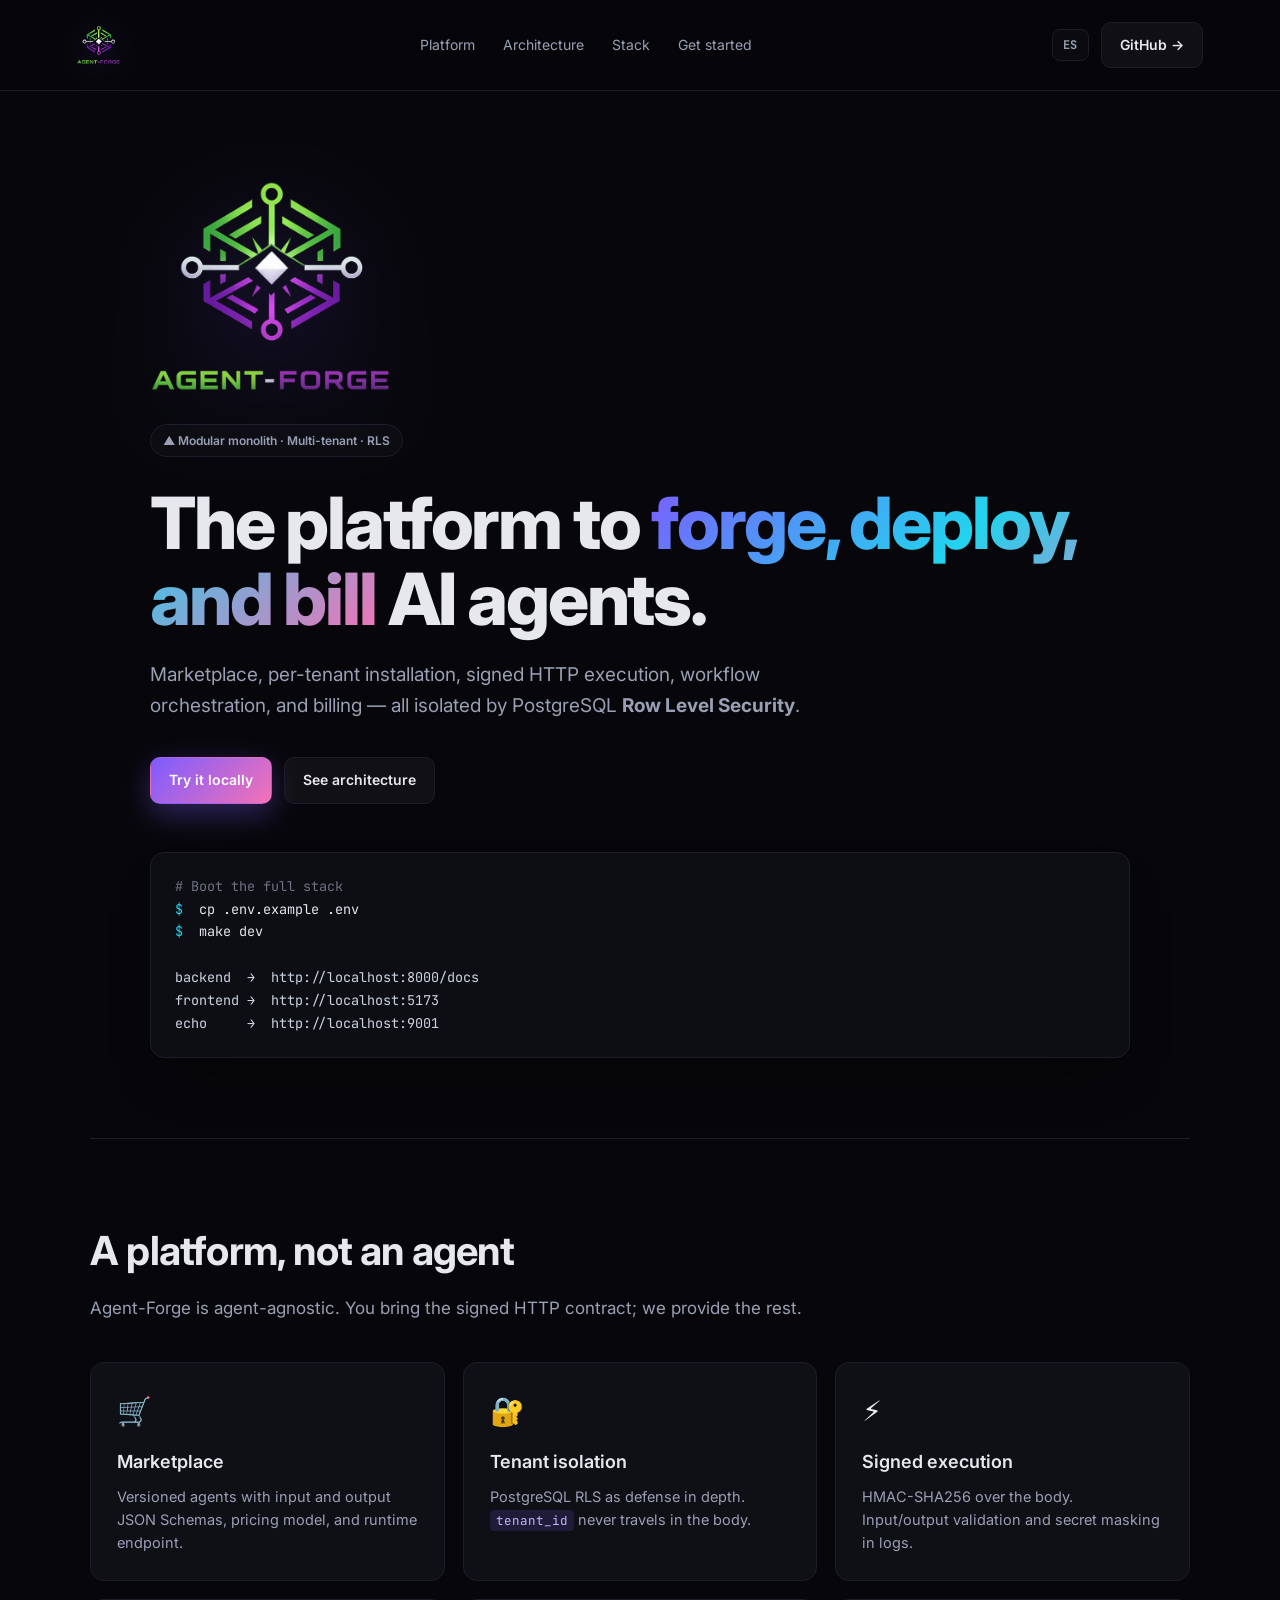
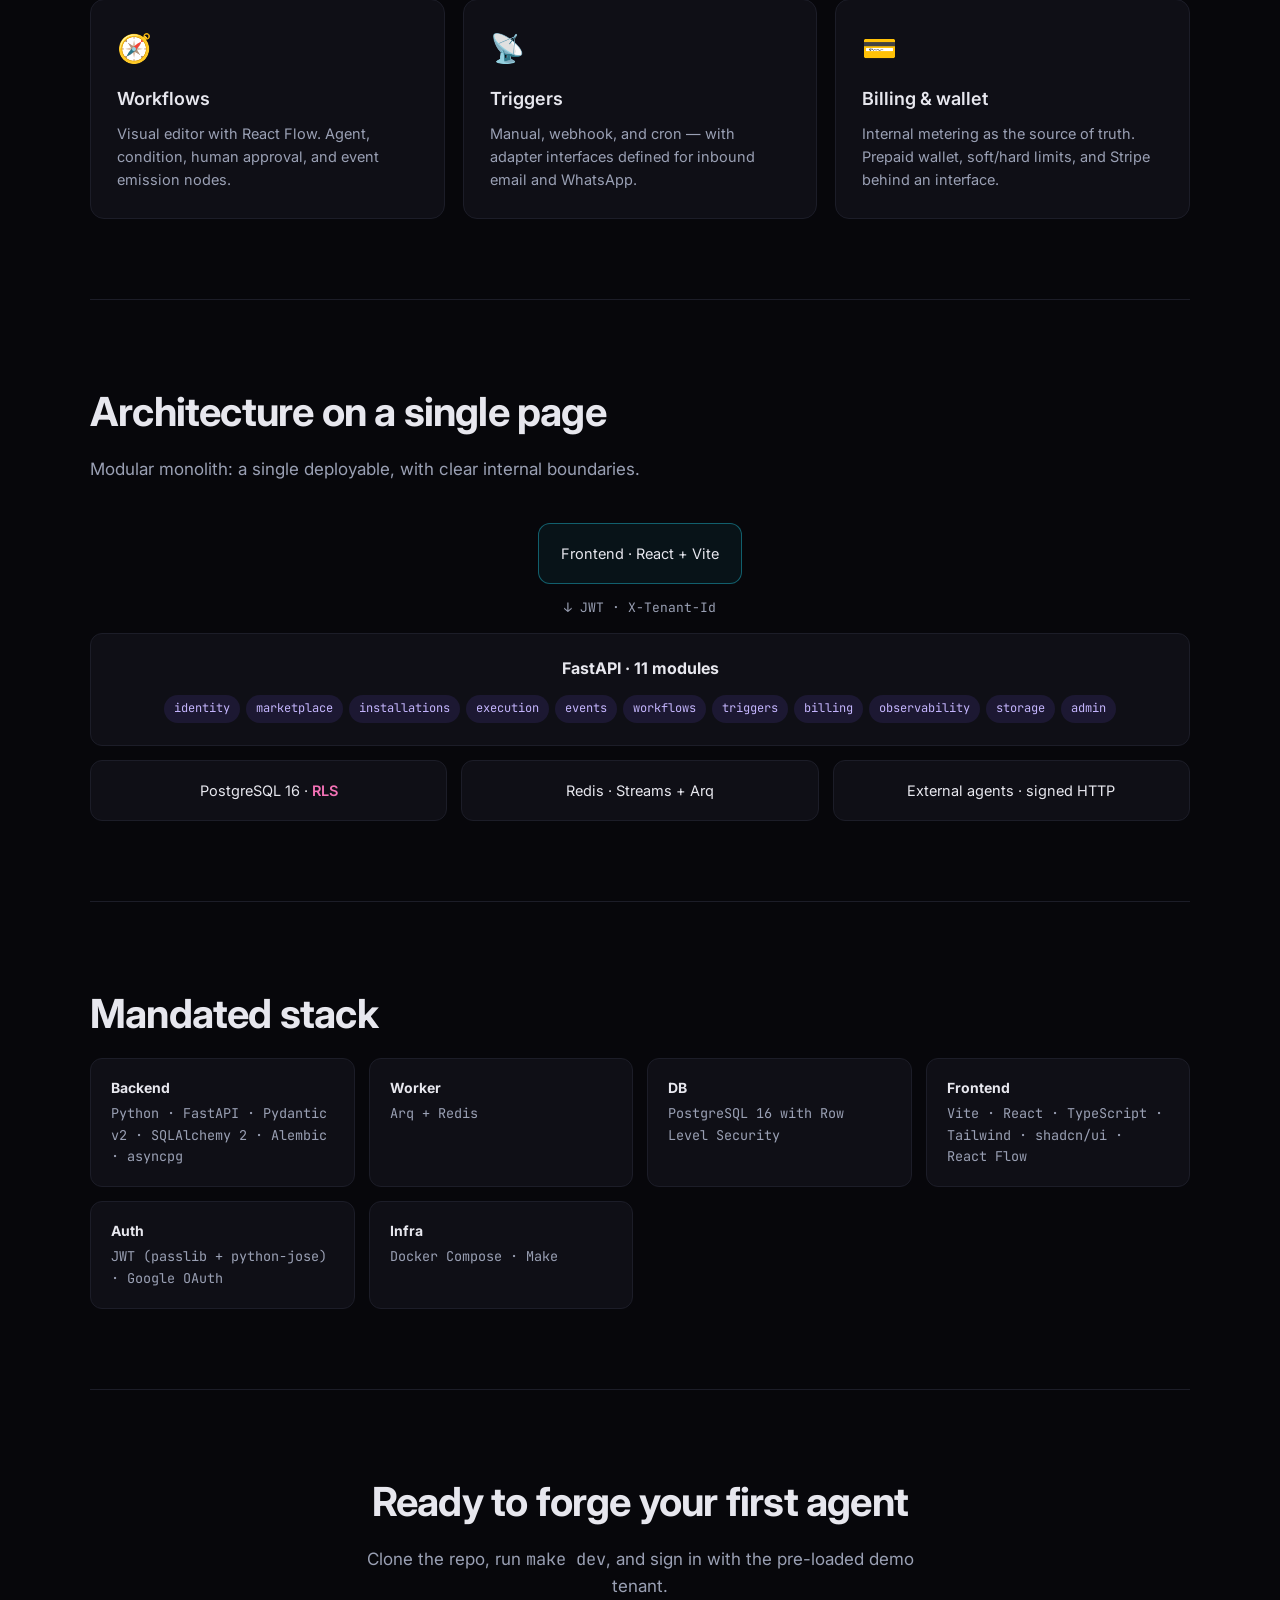
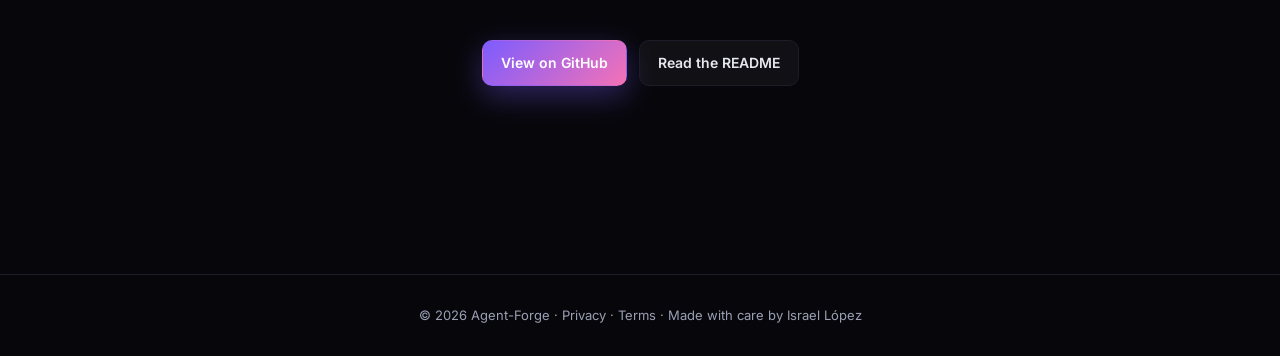
<file: index.html>
<!doctype html>
<html lang="en">
  <head>
    <meta charset="UTF-8" />
    <meta name="viewport" content="width=device-width, initial-scale=1.0" />

    <title>Agent-Forge — Multi-tenant platform for AI agents</title>

    <meta
      name="description"
      content="Marketplace, installation, execution, orchestration, and billing of AI agents in a single platform."
    />

    <link rel="canonical" href="https://www.agentforge.israellopez.org/" />

    <meta property="og:type" content="website" />
    <meta
      property="og:title"
      content="Agent-Forge — Multi-tenant platform for AI agents"
    />
    <meta
      property="og:description"
      content="Marketplace, installation, execution, orchestration, and billing of AI agents in a single platform."
    />
    <meta property="og:url" content="https://www.agentforge.israellopez.org/" />
    <meta
      property="og:image"
      content="https://www.agentforge.israellopez.org/logo.png"
    />

    <meta name="twitter:card" content="summary_large_image" />
    <meta
      name="twitter:title"
      content="Agent-Forge — Multi-tenant platform for AI agents"
    />
    <meta
      name="twitter:description"
      content="Marketplace, installation, execution, orchestration, and billing of AI agents in a single platform."
    />
    <meta
      name="twitter:image"
      content="https://www.agentforge.israellopez.org/logo.png"
    />

    <link rel="icon" type="image/png" href="logo.png" />

    <link
      rel="alternate"
      hreflang="en"
      href="https://www.agentforge.israellopez.org/"
    />
    <link
      rel="alternate"
      hreflang="es"
      href="https://www.agentforge.israellopez.org/es/"
    />
    <link
      rel="alternate"
      hreflang="x-default"
      href="https://www.agentforge.israellopez.org/"
    />

    <link rel="preconnect" href="https://fonts.googleapis.com" />
    <link rel="preconnect" href="https://fonts.gstatic.com" crossorigin />
    <link
      href="https://fonts.googleapis.com/css2?family=Inter:wght@400;500;600;700;800&family=JetBrains+Mono:wght@400;600&display=swap"
      rel="stylesheet"
    />

    <link rel="stylesheet" href="styles.css" />
  </head>
  <body>
    <div class="bg-grid"></div>
    <div class="bg-glow"></div>

    <header class="nav">
      <a href="index.html" class="logo">
        <img src="logo.png" alt="Agent-Forge" />
      </a>

      <nav>
        <a href="#features">Platform</a>
        <a href="#architecture">Architecture</a>
        <a href="#stack">Stack</a>
        <a href="#start">Get started</a>
      </nav>

      <div class="nav-right">
        <a class="lang-switch" href="es/index.html" title="Ver en español"
          >ES</a
        >
        <a
          class="btn btn-ghost"
          href="https://github.com/IsraelLopezDeveloper/Agent-Forge"
          target="_blank"
          rel="noopener"
        >
          GitHub →
        </a>
      </div>
    </header>

    <main>
      <section class="hero">
        <img src="logo.png" alt="" class="hero-logo" />

        <span class="badge">▲ Modular monolith · Multi-tenant · RLS</span>

        <h1>
          The platform to <span class="grad">forge, deploy, and bill</span> AI
          agents.
        </h1>

        <p class="lead">
          Marketplace, per-tenant installation, signed HTTP execution, workflow
          orchestration, and billing — all isolated by PostgreSQL
          <strong>Row Level Security</strong>.
        </p>

        <div class="cta-row">
          <a class="btn btn-primary" href="#start">Try it locally</a>
          <a class="btn btn-ghost" href="#architecture">See architecture</a>
        </div>

        <pre class="code"><span class="c-comment"># Boot the full stack</span>
<span class="c-cmd">$</span> cp .env.example .env
<span class="c-cmd">$</span> make dev

<span class="c-out">backend  →  http://localhost:8000/docs</span>
<span class="c-out">frontend →  http://localhost:5173</span>
<span class="c-out">echo     →  http://localhost:9001</span></pre>
      </section>

      <section id="features" class="section">
        <h2>A platform, not an agent</h2>
        <p class="sub">
          Agent-Forge is agent-agnostic. You bring the signed HTTP contract; we
          provide the rest.
        </p>

        <div class="grid">
          <article class="card">
            <div class="card-icon">🛒</div>
            <h3>Marketplace</h3>
            <p>
              Versioned agents with input and output JSON Schemas, pricing
              model, and runtime endpoint.
            </p>
          </article>

          <article class="card">
            <div class="card-icon">🔐</div>
            <h3>Tenant isolation</h3>
            <p>
              PostgreSQL RLS as defense in depth. <code>tenant_id</code> never
              travels in the body.
            </p>
          </article>

          <article class="card">
            <div class="card-icon">⚡</div>
            <h3>Signed execution</h3>
            <p>
              HMAC-SHA256 over the body. Input/output validation and secret
              masking in logs.
            </p>
          </article>

          <article class="card">
            <div class="card-icon">🧭</div>
            <h3>Workflows</h3>
            <p>
              Visual editor with React Flow. Agent, condition, human approval,
              and event emission nodes.
            </p>
          </article>

          <article class="card">
            <div class="card-icon">📡</div>
            <h3>Triggers</h3>
            <p>
              Manual, webhook, and cron — with adapter interfaces defined for
              inbound email and WhatsApp.
            </p>
          </article>

          <article class="card">
            <div class="card-icon">💳</div>
            <h3>Billing &amp; wallet</h3>
            <p>
              Internal metering as the source of truth. Prepaid wallet,
              soft/hard limits, and Stripe behind an interface.
            </p>
          </article>
        </div>
      </section>

      <section id="architecture" class="section">
        <h2>Architecture on a single page</h2>
        <p class="sub">
          Modular monolith: a single deployable, with clear internal boundaries.
        </p>

        <div class="arch">
          <div class="arch-row">
            <div class="arch-box accent">Frontend · React + Vite</div>
          </div>

          <div class="arch-arrow">↓ JWT · X-Tenant-Id</div>

          <div class="arch-row">
            <div class="arch-box big">
              <strong>FastAPI · 11 modules</strong>
              <div class="chips">
                <span>identity</span>
                <span>marketplace</span>
                <span>installations</span>
                <span>execution</span>
                <span>events</span>
                <span>workflows</span>
                <span>triggers</span>
                <span>billing</span>
                <span>observability</span>
                <span>storage</span>
                <span>admin</span>
              </div>
            </div>
          </div>

          <div class="arch-row split">
            <div class="arch-box">PostgreSQL 16 · <em>RLS</em></div>
            <div class="arch-box">Redis · Streams + Arq</div>
            <div class="arch-box">External agents · signed HTTP</div>
          </div>
        </div>
      </section>

      <section id="stack" class="section">
        <h2>Mandated stack</h2>

        <div class="stack">
          <div>
            <b>Backend</b>
            <span
              >Python · FastAPI · Pydantic v2 · SQLAlchemy 2 · Alembic ·
              asyncpg</span
            >
          </div>

          <div>
            <b>Worker</b>
            <span>Arq + Redis</span>
          </div>

          <div>
            <b>DB</b>
            <span>PostgreSQL 16 with Row Level Security</span>
          </div>

          <div>
            <b>Frontend</b>
            <span
              >Vite · React · TypeScript · Tailwind · shadcn/ui · React
              Flow</span
            >
          </div>

          <div>
            <b>Auth</b>
            <span>JWT (passlib + python-jose) · Google OAuth</span>
          </div>

          <div>
            <b>Infra</b>
            <span>Docker Compose · Make</span>
          </div>
        </div>
      </section>

      <section id="start" class="section center">
        <h2>Ready to forge your first agent</h2>
        <p class="sub">
          Clone the repo, run <code>make dev</code>, and sign in with the
          pre-loaded demo tenant.
        </p>

        <div class="cta-row center">
          <a
            class="btn btn-primary"
            href="https://github.com/IsraelLopezDeveloper/Agent-Forge"
            target="_blank"
            rel="noopener"
          >
            View on GitHub
          </a>

          <a
            class="btn btn-ghost"
            href="https://github.com/IsraelLopezDeveloper/Agent-Forge#readme"
            target="_blank"
            rel="noopener"
          >
            Read the README
          </a>
        </div>
      </section>
    </main>

    <footer>
      <span>
        © <span id="year"></span> Agent-Forge ·
        <a href="privacy.html">Privacy</a> · <a href="terms.html">Terms</a> ·
        Made with care by Israel López
      </span>
    </footer>

    <script src="script.js"></script>
  </body>
</html>
</file>
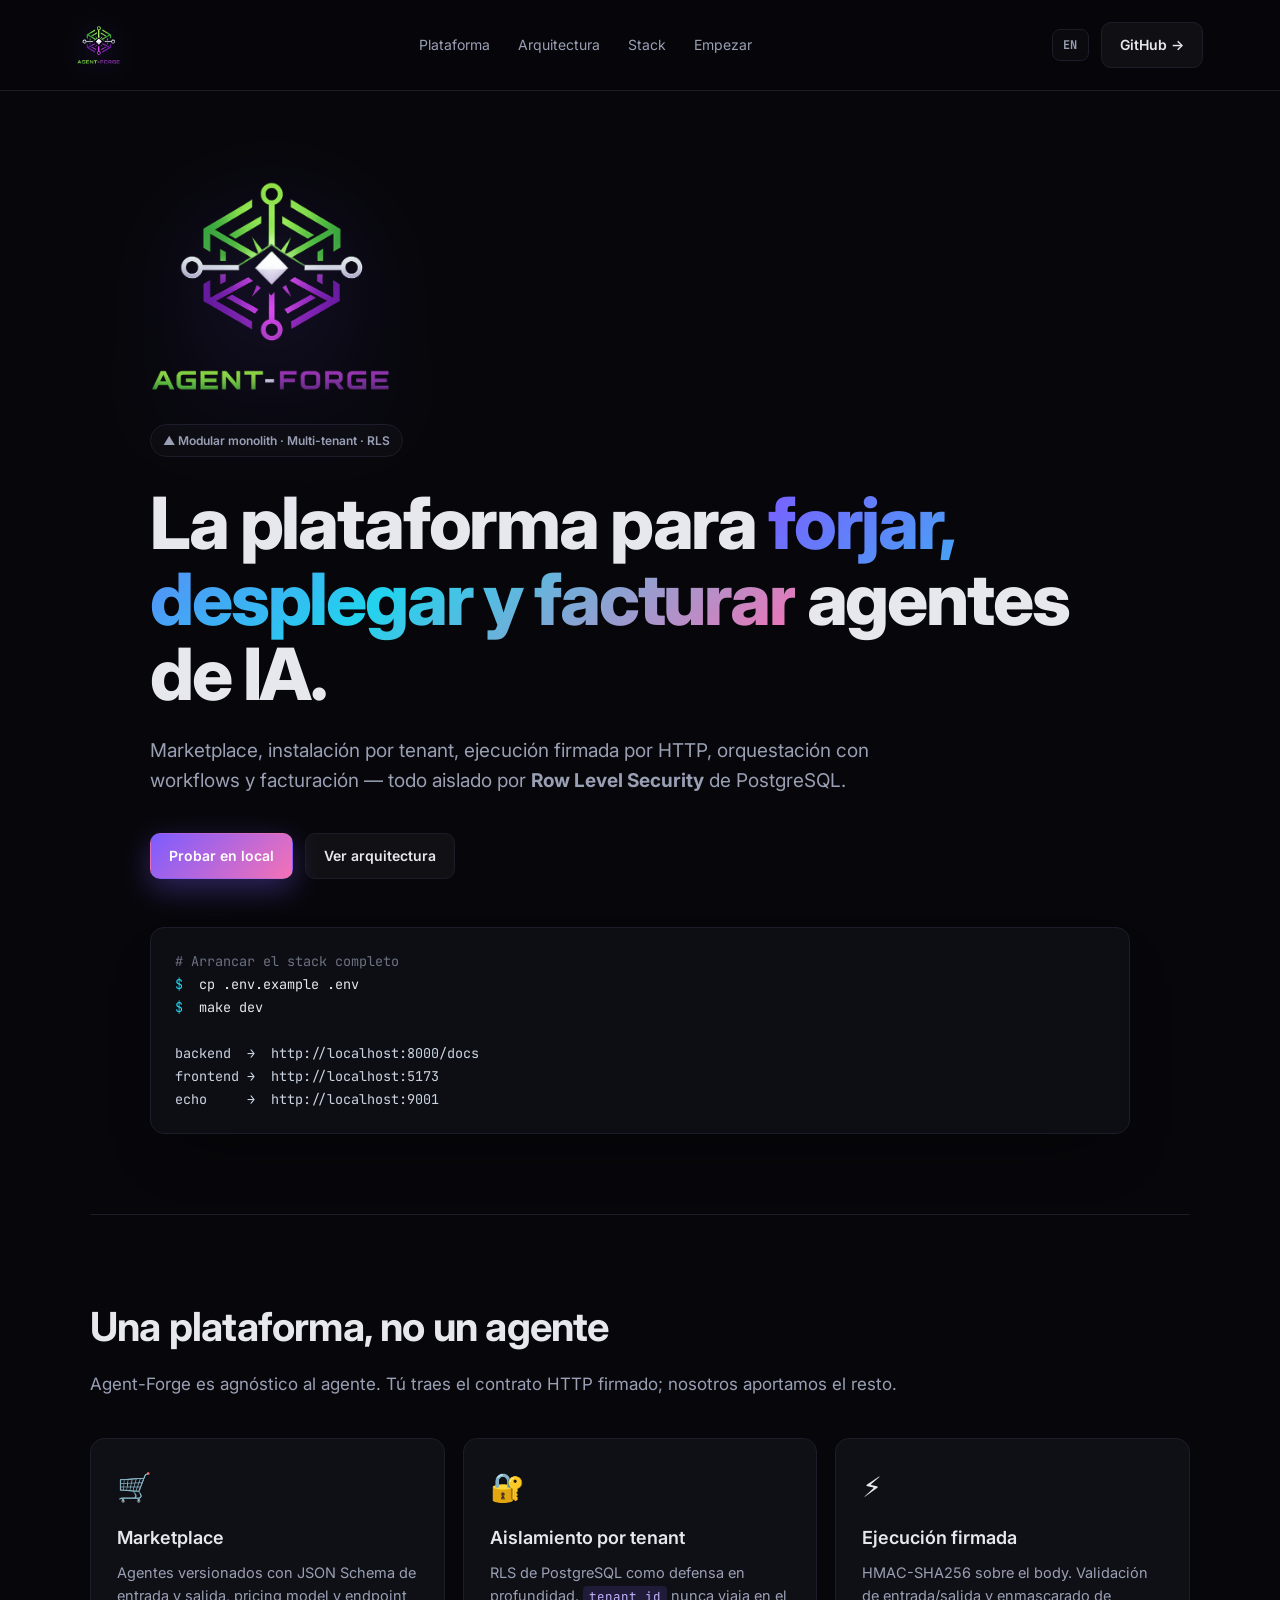
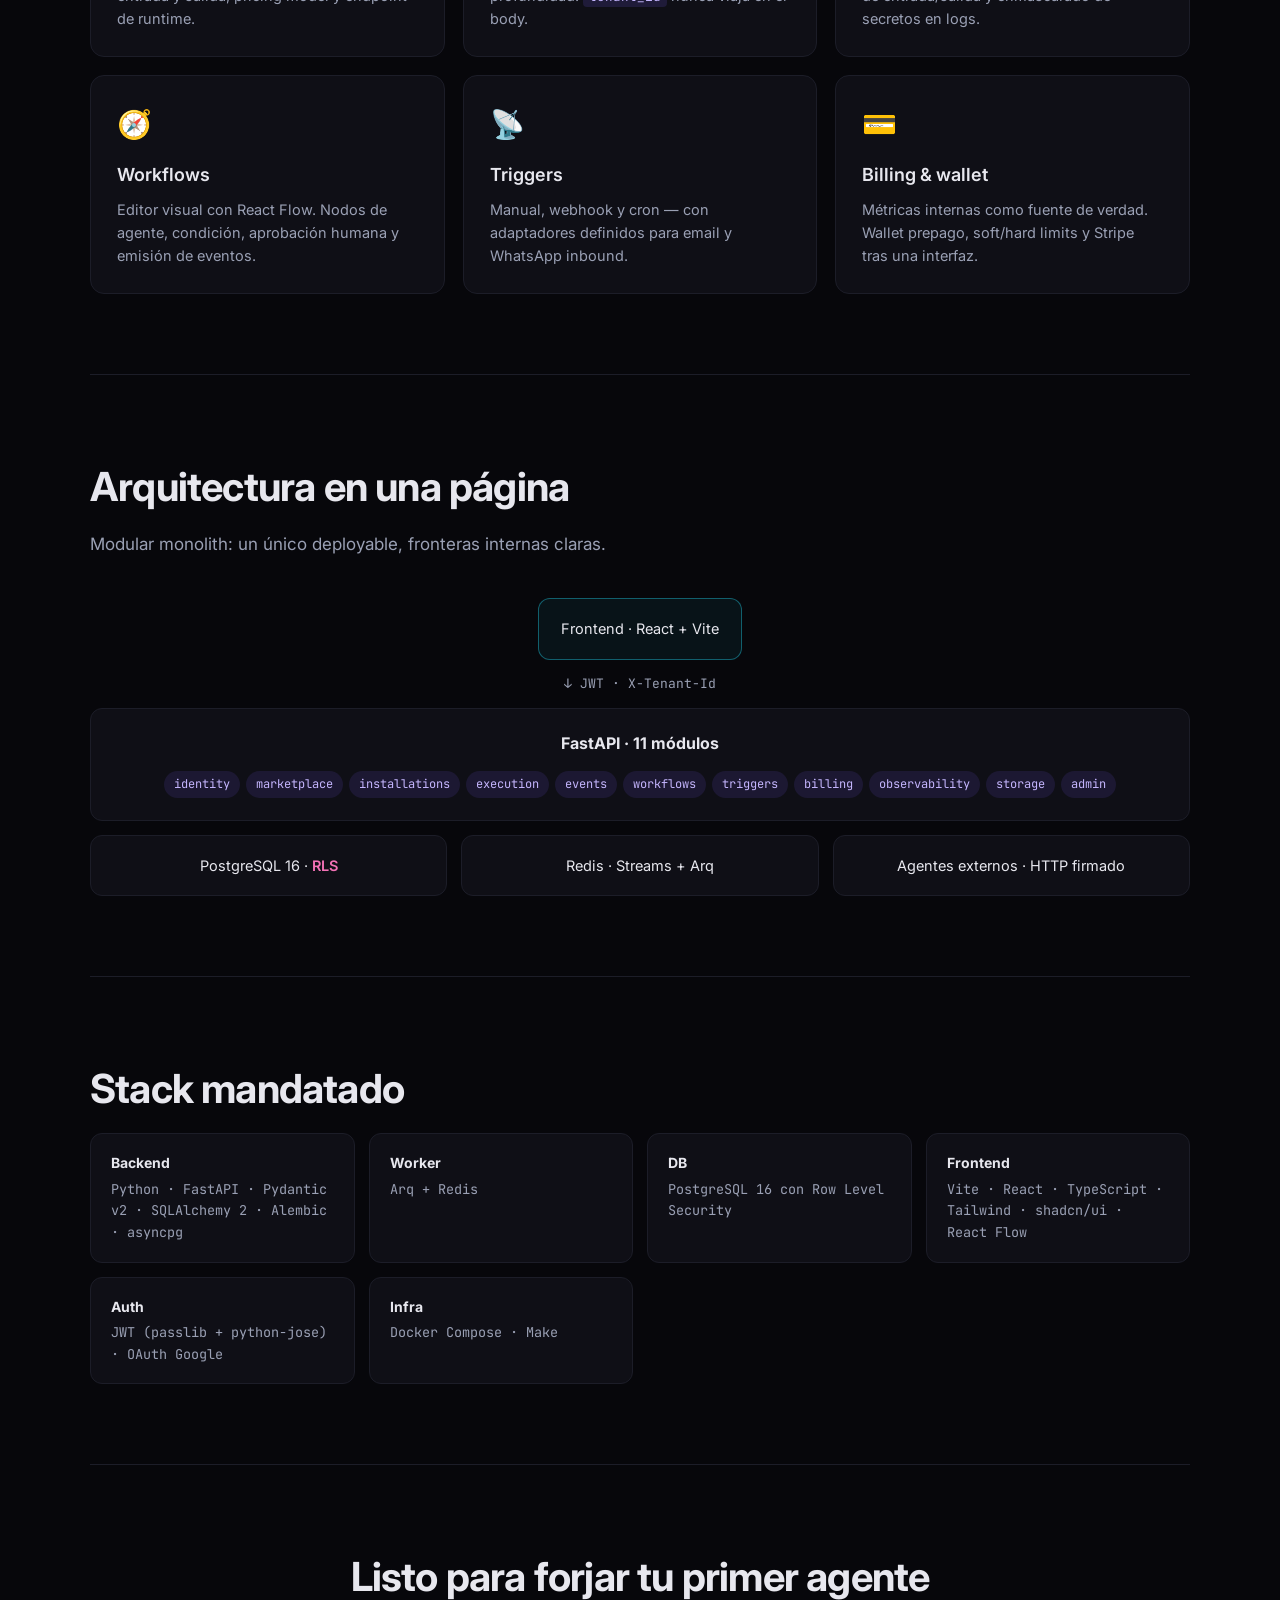
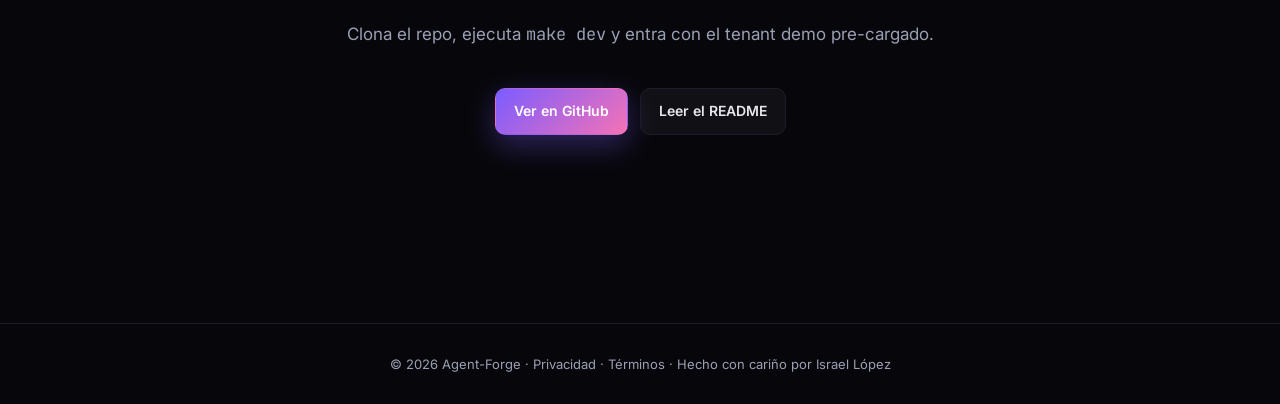
<file: es/index.html>
<!DOCTYPE html>
<html lang="es">
<head>
  <meta charset="UTF-8" />
  <meta name="viewport" content="width=device-width, initial-scale=1.0" />
  <title>Agent-Forge — Plataforma multi-tenant para agentes de IA</title>
  <meta name="description" content="Marketplace, instalación, ejecución, orquestación y facturación de agentes de IA en una sola plataforma." />
  <link rel="icon" type="image/png" href="../logo.png" />
  <link rel="preconnect" href="https://fonts.googleapis.com" />
  <link rel="preconnect" href="https://fonts.gstatic.com" crossorigin />
  <link href="https://fonts.googleapis.com/css2?family=Inter:wght@400;500;600;700;800&family=JetBrains+Mono:wght@400;600&display=swap" rel="stylesheet" />
  <link rel="stylesheet" href="../styles.css" />
</head>
<body>
  <div class="bg-grid"></div>
  <div class="bg-glow"></div>

  <header class="nav">
    <a href="#" class="logo">
      <img src="../logo.png" alt="Agent-Forge" />
    </a>
    <nav>
      <a href="#features">Plataforma</a>
      <a href="#architecture">Arquitectura</a>
      <a href="#stack">Stack</a>
      <a href="#start">Empezar</a>
    </nav>
    <div class="nav-right">
      <a class="lang-switch" href="../index.html" title="View in English">EN</a>
      <a class="btn btn-ghost" href="https://github.com/IsraelLopezDeveloper/Agent-Forge" target="_blank" rel="noopener">GitHub →</a>
    </div>
  </header>

  <main>
    <section class="hero">
      <img src="../logo.png" alt="" class="hero-logo" />
      <span class="badge">▲ Modular monolith · Multi-tenant · RLS</span>
      <h1>
        La plataforma para <span class="grad">forjar, desplegar y facturar</span> agentes de IA.
      </h1>
      <p class="lead">
        Marketplace, instalación por tenant, ejecución firmada por HTTP, orquestación con workflows
        y facturación — todo aislado por <strong>Row Level Security</strong> de PostgreSQL.
      </p>
      <div class="cta-row">
        <a class="btn btn-primary" href="#start">Probar en local</a>
        <a class="btn btn-ghost" href="#architecture">Ver arquitectura</a>
      </div>

      <pre class="code"><span class="c-comment"># Arrancar el stack completo</span>
<span class="c-cmd">$</span> cp .env.example .env
<span class="c-cmd">$</span> make dev

<span class="c-out">backend  →  http://localhost:8000/docs</span>
<span class="c-out">frontend →  http://localhost:5173</span>
<span class="c-out">echo     →  http://localhost:9001</span></pre>
    </section>

    <section id="features" class="section">
      <h2>Una plataforma, no un agente</h2>
      <p class="sub">Agent-Forge es agnóstico al agente. Tú traes el contrato HTTP firmado; nosotros aportamos el resto.</p>

      <div class="grid">
        <article class="card">
          <div class="card-icon">🛒</div>
          <h3>Marketplace</h3>
          <p>Agentes versionados con JSON Schema de entrada y salida, pricing model y endpoint de runtime.</p>
        </article>
        <article class="card">
          <div class="card-icon">🔐</div>
          <h3>Aislamiento por tenant</h3>
          <p>RLS de PostgreSQL como defensa en profundidad. <code>tenant_id</code> nunca viaja en el body.</p>
        </article>
        <article class="card">
          <div class="card-icon">⚡</div>
          <h3>Ejecución firmada</h3>
          <p>HMAC-SHA256 sobre el body. Validación de entrada/salida y enmascarado de secretos en logs.</p>
        </article>
        <article class="card">
          <div class="card-icon">🧭</div>
          <h3>Workflows</h3>
          <p>Editor visual con React Flow. Nodos de agente, condición, aprobación humana y emisión de eventos.</p>
        </article>
        <article class="card">
          <div class="card-icon">📡</div>
          <h3>Triggers</h3>
          <p>Manual, webhook y cron — con adaptadores definidos para email y WhatsApp inbound.</p>
        </article>
        <article class="card">
          <div class="card-icon">💳</div>
          <h3>Billing &amp; wallet</h3>
          <p>Métricas internas como fuente de verdad. Wallet prepago, soft/hard limits y Stripe tras una interfaz.</p>
        </article>
      </div>
    </section>

    <section id="architecture" class="section">
      <h2>Arquitectura en una página</h2>
      <p class="sub">Modular monolith: un único deployable, fronteras internas claras.</p>

      <div class="arch">
        <div class="arch-row">
          <div class="arch-box accent">Frontend · React + Vite</div>
        </div>
        <div class="arch-arrow">↓ JWT · X-Tenant-Id</div>
        <div class="arch-row">
          <div class="arch-box big">
            <strong>FastAPI · 11 módulos</strong>
            <div class="chips">
              <span>identity</span><span>marketplace</span><span>installations</span>
              <span>execution</span><span>events</span><span>workflows</span>
              <span>triggers</span><span>billing</span><span>observability</span>
              <span>storage</span><span>admin</span>
            </div>
          </div>
        </div>
        <div class="arch-row split">
          <div class="arch-box">PostgreSQL 16 · <em>RLS</em></div>
          <div class="arch-box">Redis · Streams + Arq</div>
          <div class="arch-box">Agentes externos · HTTP firmado</div>
        </div>
      </div>
    </section>

    <section id="stack" class="section">
      <h2>Stack mandatado</h2>
      <div class="stack">
        <div><b>Backend</b><span>Python · FastAPI · Pydantic v2 · SQLAlchemy 2 · Alembic · asyncpg</span></div>
        <div><b>Worker</b><span>Arq + Redis</span></div>
        <div><b>DB</b><span>PostgreSQL 16 con Row Level Security</span></div>
        <div><b>Frontend</b><span>Vite · React · TypeScript · Tailwind · shadcn/ui · React Flow</span></div>
        <div><b>Auth</b><span>JWT (passlib + python-jose) · OAuth Google</span></div>
        <div><b>Infra</b><span>Docker Compose · Make</span></div>
      </div>
    </section>

    <section id="start" class="section center">
      <h2>Listo para forjar tu primer agente</h2>
      <p class="sub">Clona el repo, ejecuta <code>make dev</code> y entra con el tenant demo pre-cargado.</p>
      <div class="cta-row center">
        <a class="btn btn-primary" href="https://github.com/IsraelLopezDeveloper/Agent-Forge" target="_blank" rel="noopener">Ver en GitHub</a>
        <a class="btn btn-ghost" href="https://github.com/IsraelLopezDeveloper/Agent-Forge#readme" target="_blank" rel="noopener">Leer el README</a>
      </div>
    </section>
  </main>

  <footer>
    <span>© <span id="year"></span> Agent-Forge · <a href="privacy.html">Privacidad</a> · <a href="terms.html">Términos</a> · Hecho con cariño por Israel López</span>
  </footer>

  <script src="../script.js"></script>
</body>
</html>
</file>
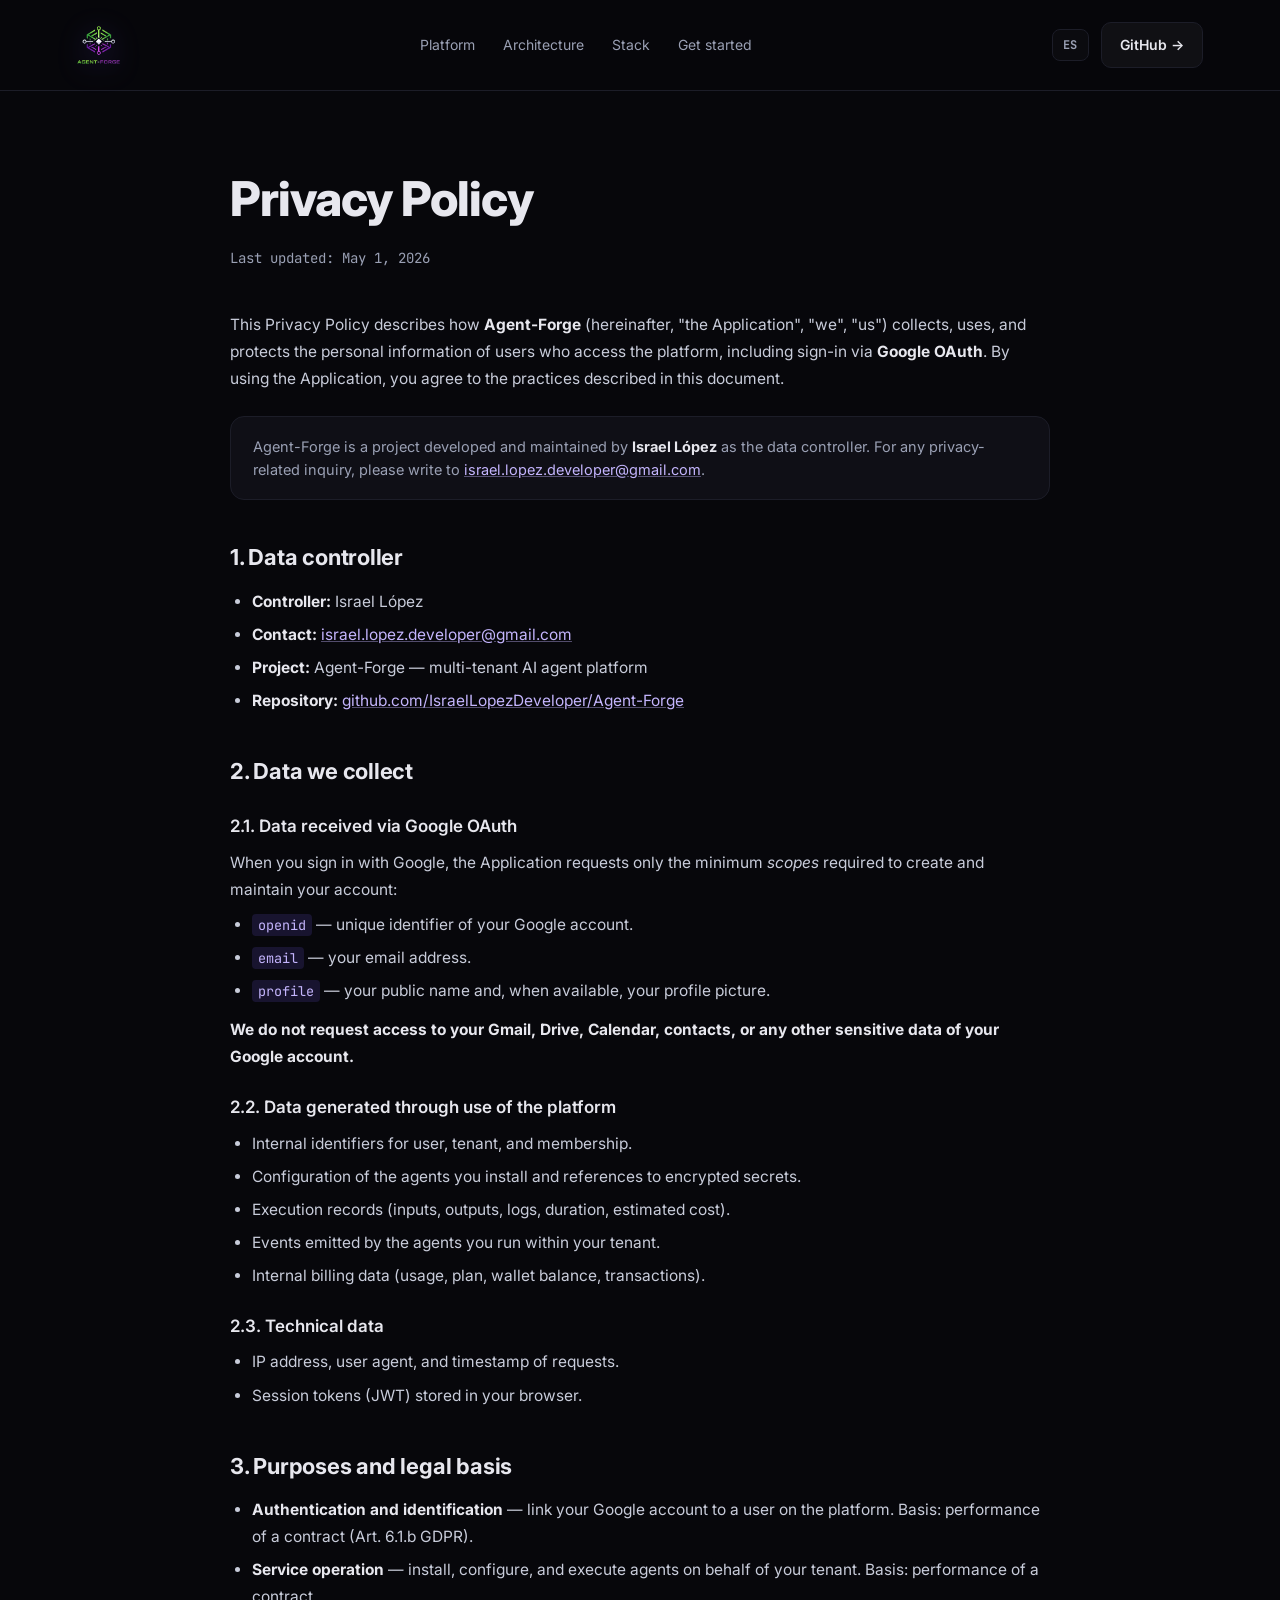
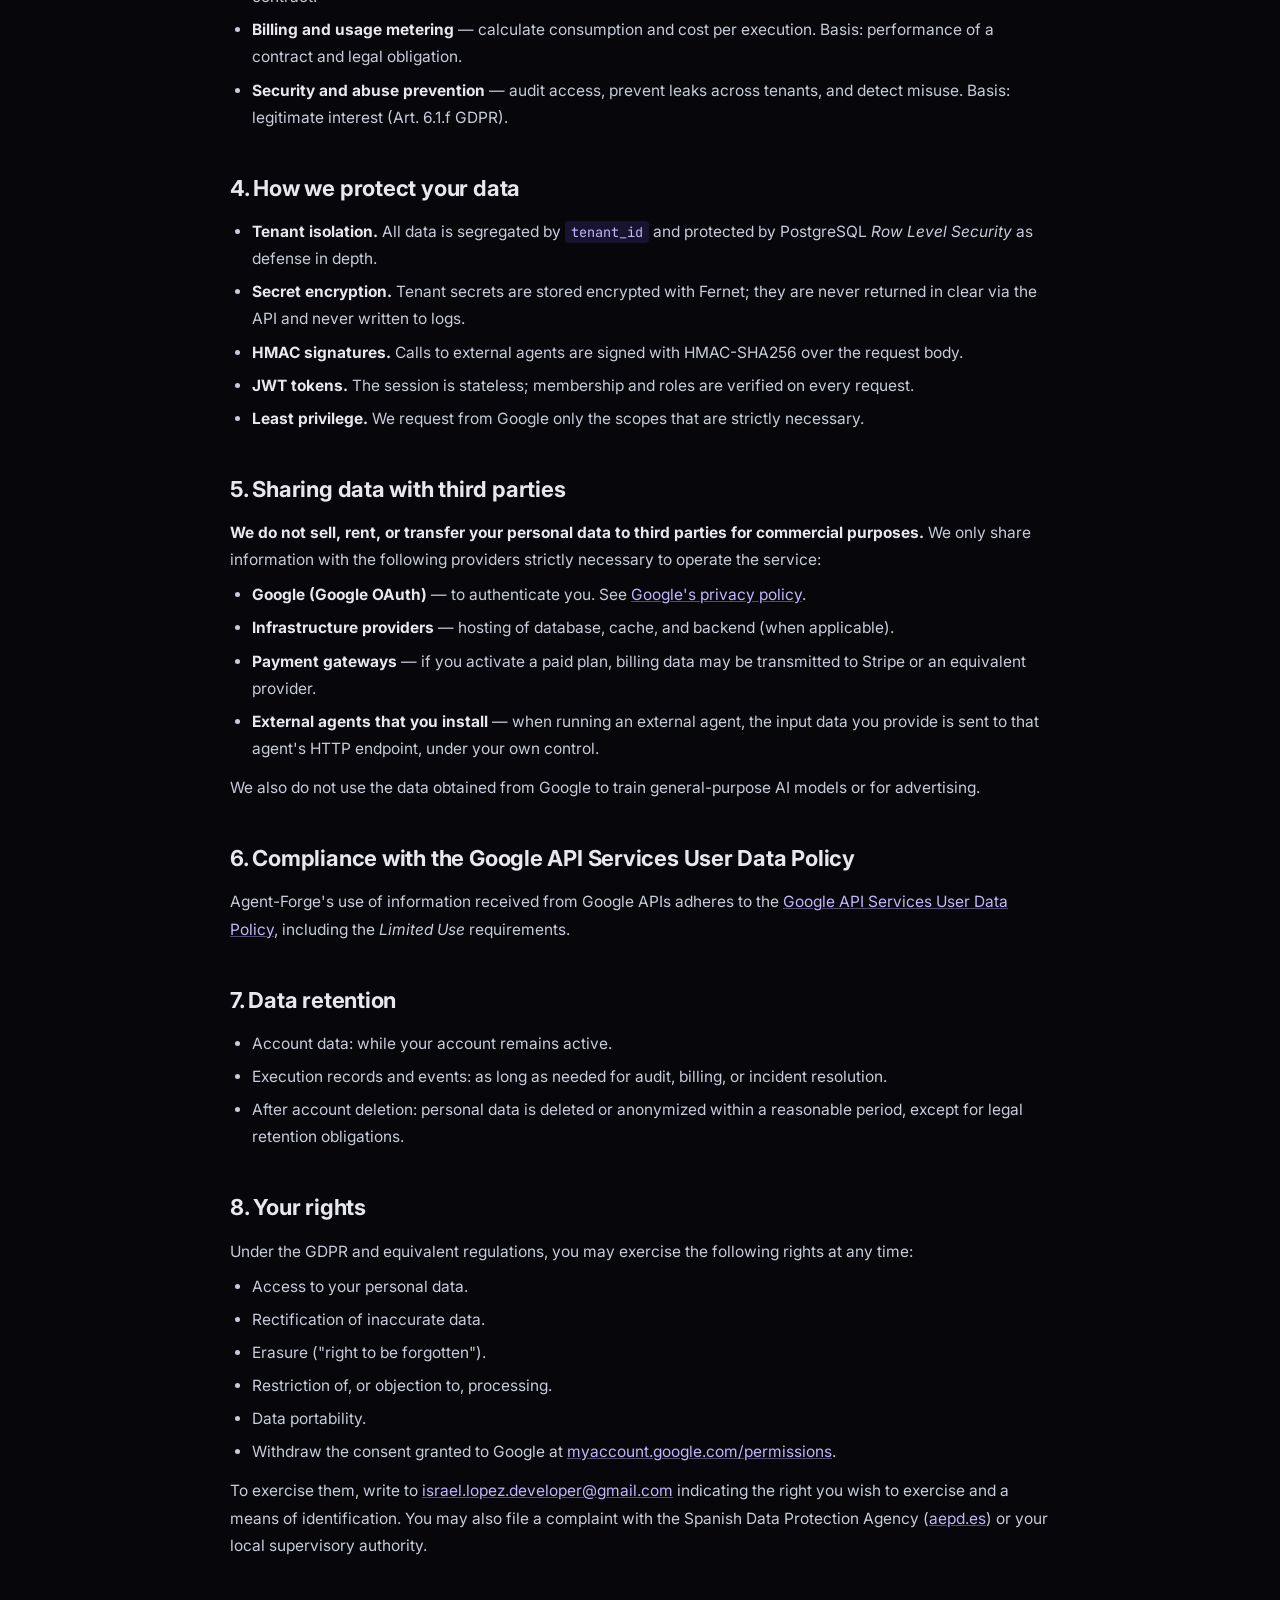
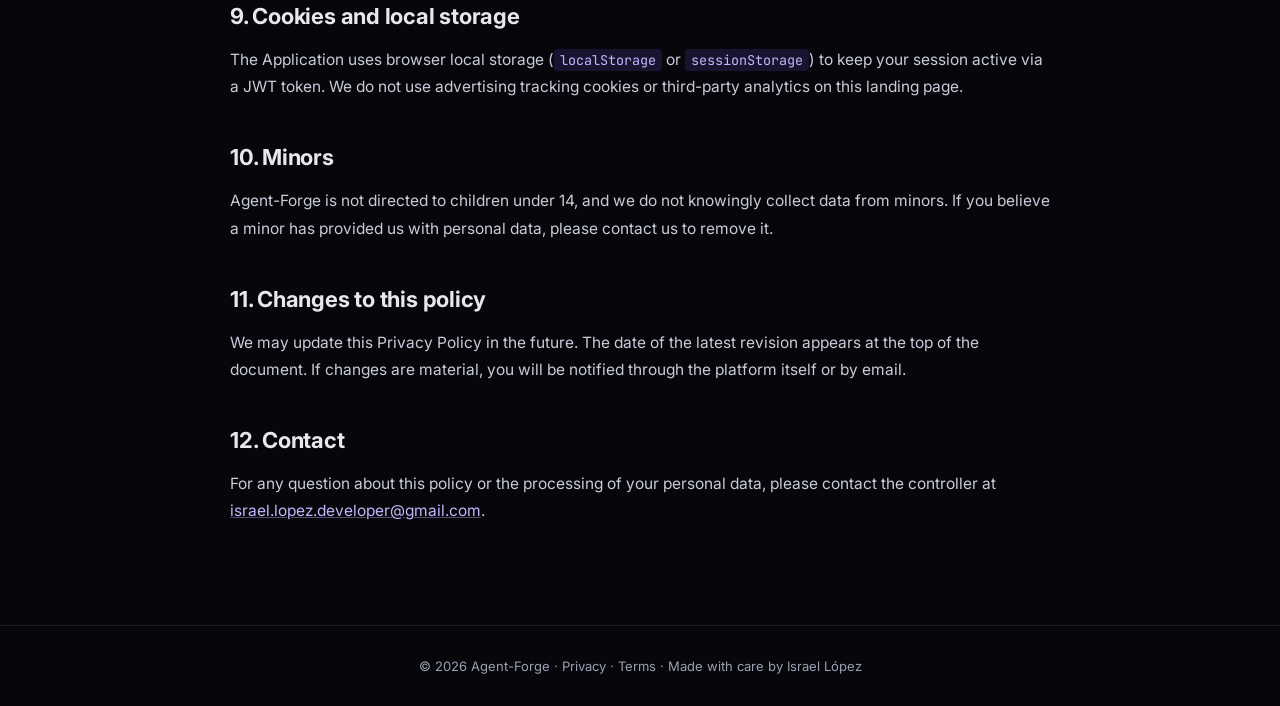
<file: privacy.html>
<!DOCTYPE html>
<html lang="en">
<head>
  <meta charset="UTF-8" />
  <meta name="viewport" content="width=device-width, initial-scale=1.0" />
  <title>Privacy Policy — Agent-Forge</title>
  <meta name="description" content="Agent-Forge privacy policy: what data we collect, how we use it, and user rights." />
  <link rel="icon" type="image/png" href="logo.png" />
  <link rel="preconnect" href="https://fonts.googleapis.com" />
  <link rel="preconnect" href="https://fonts.gstatic.com" crossorigin />
  <link href="https://fonts.googleapis.com/css2?family=Inter:wght@400;500;600;700;800&family=JetBrains+Mono:wght@400;600&display=swap" rel="stylesheet" />
  <link rel="stylesheet" href="styles.css" />
  <style>
    .legal {
      max-width: 820px;
      margin: 0 auto;
      padding: 70px 0 40px;
    }
    .legal h1 {
      font-size: clamp(32px, 5vw, 48px);
      letter-spacing: -0.02em;
      margin-bottom: 8px;
      font-weight: 800;
    }
    .legal .meta {
      color: var(--muted);
      font-size: 14px;
      margin-bottom: 40px;
      font-family: 'JetBrains Mono', monospace;
    }
    .legal h2 {
      font-size: 22px;
      margin: 40px 0 12px;
      letter-spacing: -0.01em;
      color: var(--fg);
    }
    .legal h3 {
      font-size: 17px;
      margin: 24px 0 8px;
      color: var(--fg);
      font-weight: 600;
    }
    .legal p, .legal li {
      color: #c8ccda;
      font-size: 15.5px;
      line-height: 1.75;
    }
    .legal ul { margin: 8px 0 12px 22px; }
    .legal li { margin-bottom: 6px; }
    .legal a { color: #c4b5fd; text-decoration: underline; text-decoration-color: rgba(196, 181, 253, 0.4); }
    .legal a:hover { text-decoration-color: #c4b5fd; }
    .legal strong { color: var(--fg); }
    .legal code {
      font-family: 'JetBrains Mono', monospace;
      font-size: 13.5px;
      padding: 2px 6px;
      border-radius: 4px;
      background: rgba(124, 92, 255, 0.15);
      color: #c4b5fd;
    }
    .legal .callout {
      border: 1px solid var(--line);
      background: var(--card);
      border-radius: var(--radius);
      padding: 18px 22px;
      margin: 24px 0;
      font-size: 14.5px;
      color: var(--muted);
    }
  </style>
</head>
<body>
  <div class="bg-grid"></div>
  <div class="bg-glow"></div>

  <header class="nav">
    <a href="index.html" class="logo">
      <img src="logo.png" alt="Agent-Forge" />
    </a>
    <nav>
      <a href="index.html#features">Platform</a>
      <a href="index.html#architecture">Architecture</a>
      <a href="index.html#stack">Stack</a>
      <a href="index.html#start">Get started</a>
    </nav>
    <div class="nav-right">
      <a class="lang-switch" href="es/privacy.html" title="Ver en español">ES</a>
      <a class="btn btn-ghost" href="https://github.com/IsraelLopezDeveloper/Agent-Forge" target="_blank" rel="noopener">GitHub →</a>
    </div>
  </header>

  <main>
    <article class="legal">
      <h1>Privacy Policy</h1>
      <p class="meta">Last updated: May 1, 2026</p>

      <p>
        This Privacy Policy describes how <strong>Agent-Forge</strong> (hereinafter, "the
        Application", "we", "us") collects, uses, and protects the personal information of
        users who access the platform, including sign-in via <strong>Google OAuth</strong>.
        By using the Application, you agree to the practices described in this document.
      </p>

      <div class="callout">
        Agent-Forge is a project developed and maintained by <strong>Israel López</strong>
        as the data controller. For any privacy-related inquiry, please write to
        <a href="mailto:israel.lopez.developer@gmail.com">israel.lopez.developer@gmail.com</a>.
      </div>

      <h2>1. Data controller</h2>
      <ul>
        <li><strong>Controller:</strong> Israel López</li>
        <li><strong>Contact:</strong> <a href="mailto:israel.lopez.developer@gmail.com">israel.lopez.developer@gmail.com</a></li>
        <li><strong>Project:</strong> Agent-Forge — multi-tenant AI agent platform</li>
        <li><strong>Repository:</strong> <a href="https://github.com/IsraelLopezDeveloper/Agent-Forge" target="_blank" rel="noopener">github.com/IsraelLopezDeveloper/Agent-Forge</a></li>
      </ul>

      <h2>2. Data we collect</h2>

      <h3>2.1. Data received via Google OAuth</h3>
      <p>
        When you sign in with Google, the Application requests only the minimum
        <em>scopes</em> required to create and maintain your account:
      </p>
      <ul>
        <li><code>openid</code> — unique identifier of your Google account.</li>
        <li><code>email</code> — your email address.</li>
        <li><code>profile</code> — your public name and, when available, your profile picture.</li>
      </ul>
      <p>
        <strong>We do not request access to your Gmail, Drive, Calendar, contacts, or any
        other sensitive data of your Google account.</strong>
      </p>

      <h3>2.2. Data generated through use of the platform</h3>
      <ul>
        <li>Internal identifiers for user, tenant, and membership.</li>
        <li>Configuration of the agents you install and references to encrypted secrets.</li>
        <li>Execution records (inputs, outputs, logs, duration, estimated cost).</li>
        <li>Events emitted by the agents you run within your tenant.</li>
        <li>Internal billing data (usage, plan, wallet balance, transactions).</li>
      </ul>

      <h3>2.3. Technical data</h3>
      <ul>
        <li>IP address, user agent, and timestamp of requests.</li>
        <li>Session tokens (JWT) stored in your browser.</li>
      </ul>

      <h2>3. Purposes and legal basis</h2>
      <ul>
        <li><strong>Authentication and identification</strong> — link your Google account to a user on the platform. Basis: performance of a contract (Art. 6.1.b GDPR).</li>
        <li><strong>Service operation</strong> — install, configure, and execute agents on behalf of your tenant. Basis: performance of a contract.</li>
        <li><strong>Billing and usage metering</strong> — calculate consumption and cost per execution. Basis: performance of a contract and legal obligation.</li>
        <li><strong>Security and abuse prevention</strong> — audit access, prevent leaks across tenants, and detect misuse. Basis: legitimate interest (Art. 6.1.f GDPR).</li>
      </ul>

      <h2>4. How we protect your data</h2>
      <ul>
        <li><strong>Tenant isolation.</strong> All data is segregated by <code>tenant_id</code> and protected by PostgreSQL <em>Row Level Security</em> as defense in depth.</li>
        <li><strong>Secret encryption.</strong> Tenant secrets are stored encrypted with Fernet; they are never returned in clear via the API and never written to logs.</li>
        <li><strong>HMAC signatures.</strong> Calls to external agents are signed with HMAC-SHA256 over the request body.</li>
        <li><strong>JWT tokens.</strong> The session is stateless; membership and roles are verified on every request.</li>
        <li><strong>Least privilege.</strong> We request from Google only the scopes that are strictly necessary.</li>
      </ul>

      <h2>5. Sharing data with third parties</h2>
      <p>
        <strong>We do not sell, rent, or transfer your personal data to third parties for
        commercial purposes.</strong> We only share information with the following
        providers strictly necessary to operate the service:
      </p>
      <ul>
        <li><strong>Google (Google OAuth)</strong> — to authenticate you. See <a href="https://policies.google.com/privacy" target="_blank" rel="noopener">Google's privacy policy</a>.</li>
        <li><strong>Infrastructure providers</strong> — hosting of database, cache, and backend (when applicable).</li>
        <li><strong>Payment gateways</strong> — if you activate a paid plan, billing data may be transmitted to Stripe or an equivalent provider.</li>
        <li><strong>External agents that you install</strong> — when running an external agent, the input data you provide is sent to that agent's HTTP endpoint, under your own control.</li>
      </ul>
      <p>
        We also do not use the data obtained from Google to train general-purpose AI models
        or for advertising.
      </p>

      <h2>6. Compliance with the Google API Services User Data Policy</h2>
      <p>
        Agent-Forge's use of information received from Google APIs adheres to the
        <a href="https://developers.google.com/terms/api-services-user-data-policy" target="_blank" rel="noopener">Google API Services User Data Policy</a>,
        including the <em>Limited Use</em> requirements.
      </p>

      <h2>7. Data retention</h2>
      <ul>
        <li>Account data: while your account remains active.</li>
        <li>Execution records and events: as long as needed for audit, billing, or incident resolution.</li>
        <li>After account deletion: personal data is deleted or anonymized within a reasonable period, except for legal retention obligations.</li>
      </ul>

      <h2>8. Your rights</h2>
      <p>
        Under the GDPR and equivalent regulations, you may exercise the following rights at
        any time:
      </p>
      <ul>
        <li>Access to your personal data.</li>
        <li>Rectification of inaccurate data.</li>
        <li>Erasure ("right to be forgotten").</li>
        <li>Restriction of, or objection to, processing.</li>
        <li>Data portability.</li>
        <li>Withdraw the consent granted to Google at
          <a href="https://myaccount.google.com/permissions" target="_blank" rel="noopener">myaccount.google.com/permissions</a>.</li>
      </ul>
      <p>
        To exercise them, write to
        <a href="mailto:israel.lopez.developer@gmail.com">israel.lopez.developer@gmail.com</a>
        indicating the right you wish to exercise and a means of identification. You may also
        file a complaint with the Spanish Data Protection Agency
        (<a href="https://www.aepd.es" target="_blank" rel="noopener">aepd.es</a>) or your
        local supervisory authority.
      </p>

      <h2>9. Cookies and local storage</h2>
      <p>
        The Application uses browser local storage (<code>localStorage</code> or
        <code>sessionStorage</code>) to keep your session active via a JWT token. We do not
        use advertising tracking cookies or third-party analytics on this landing page.
      </p>

      <h2>10. Minors</h2>
      <p>
        Agent-Forge is not directed to children under 14, and we do not knowingly collect
        data from minors. If you believe a minor has provided us with personal data, please
        contact us to remove it.
      </p>

      <h2>11. Changes to this policy</h2>
      <p>
        We may update this Privacy Policy in the future. The date of the latest revision
        appears at the top of the document. If changes are material, you will be notified
        through the platform itself or by email.
      </p>

      <h2>12. Contact</h2>
      <p>
        For any question about this policy or the processing of your personal data, please
        contact the controller at
        <a href="mailto:israel.lopez.developer@gmail.com">israel.lopez.developer@gmail.com</a>.
      </p>
    </article>
  </main>

  <footer>
    <span>© <span id="year"></span> Agent-Forge · <a href="privacy.html">Privacy</a> · <a href="terms.html">Terms</a> · Made with care by Israel López</span>
  </footer>

  <script src="script.js"></script>
</body>
</html>
</file>
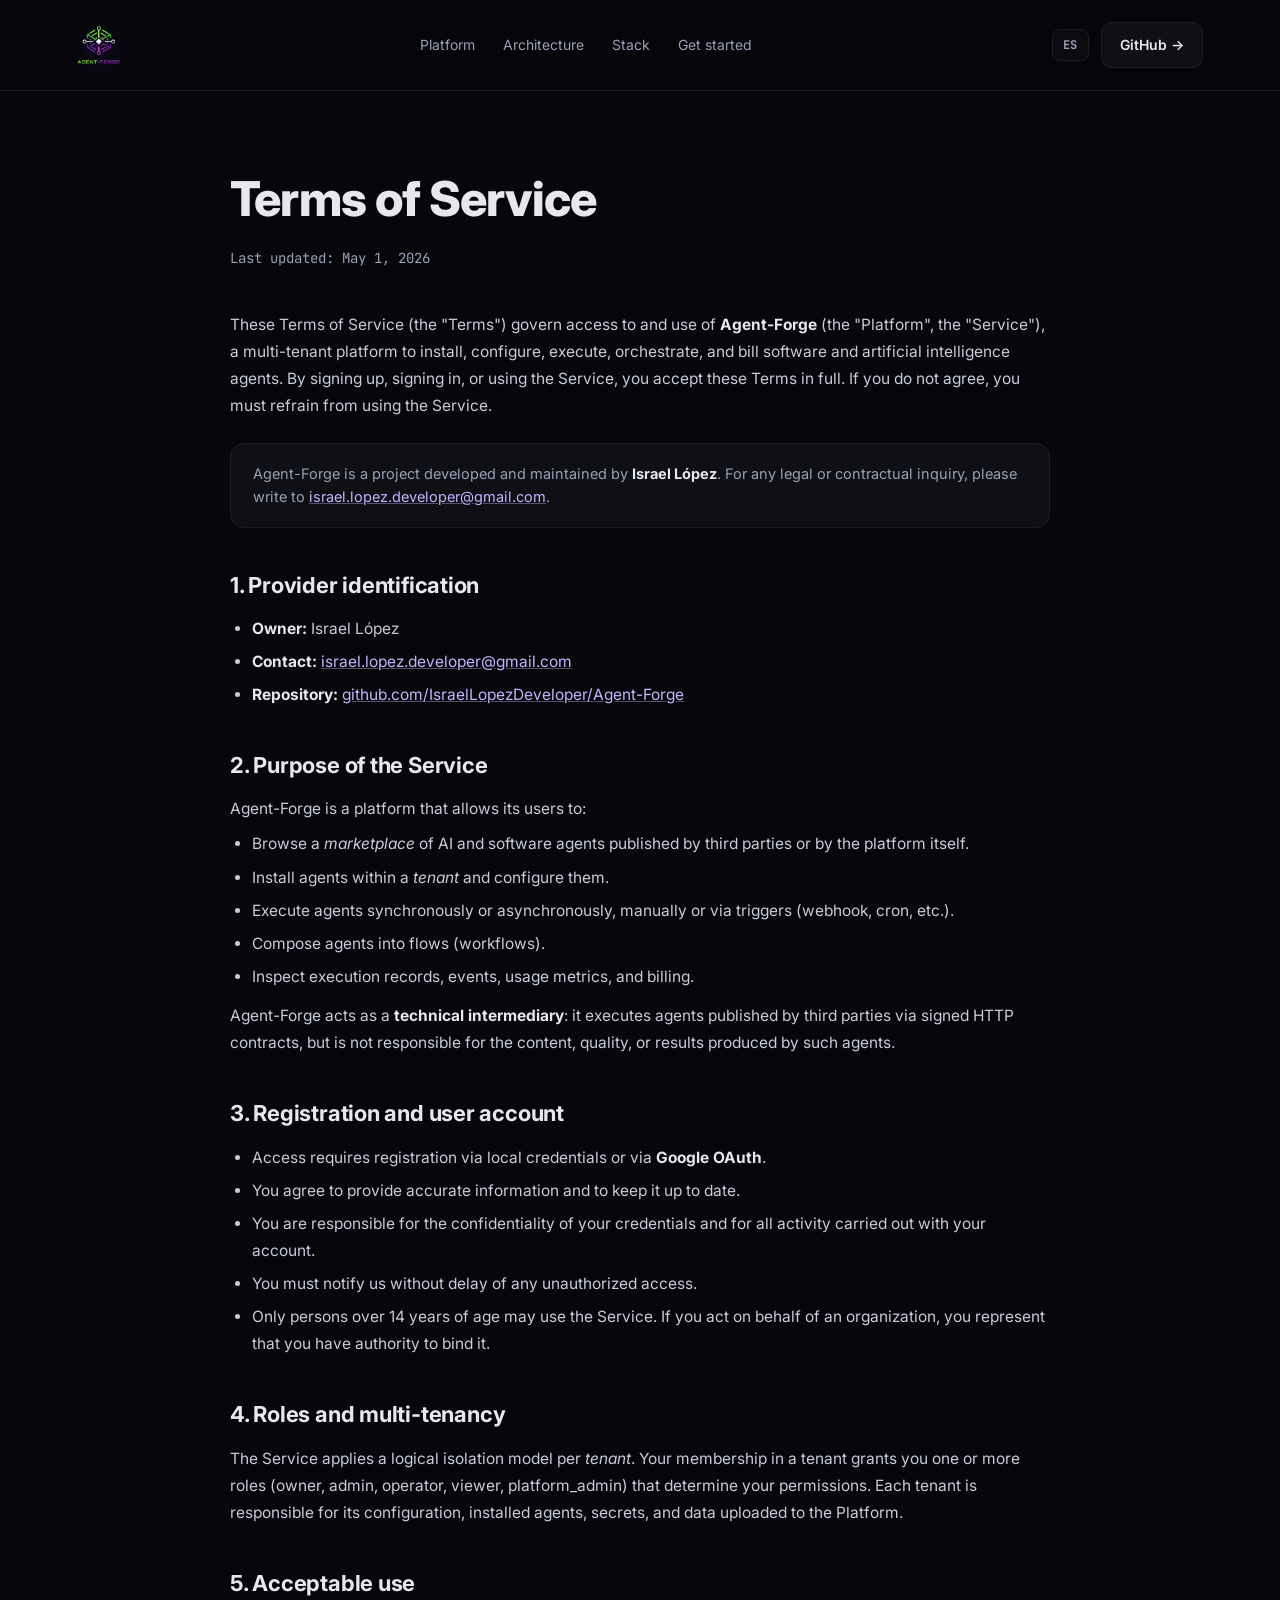
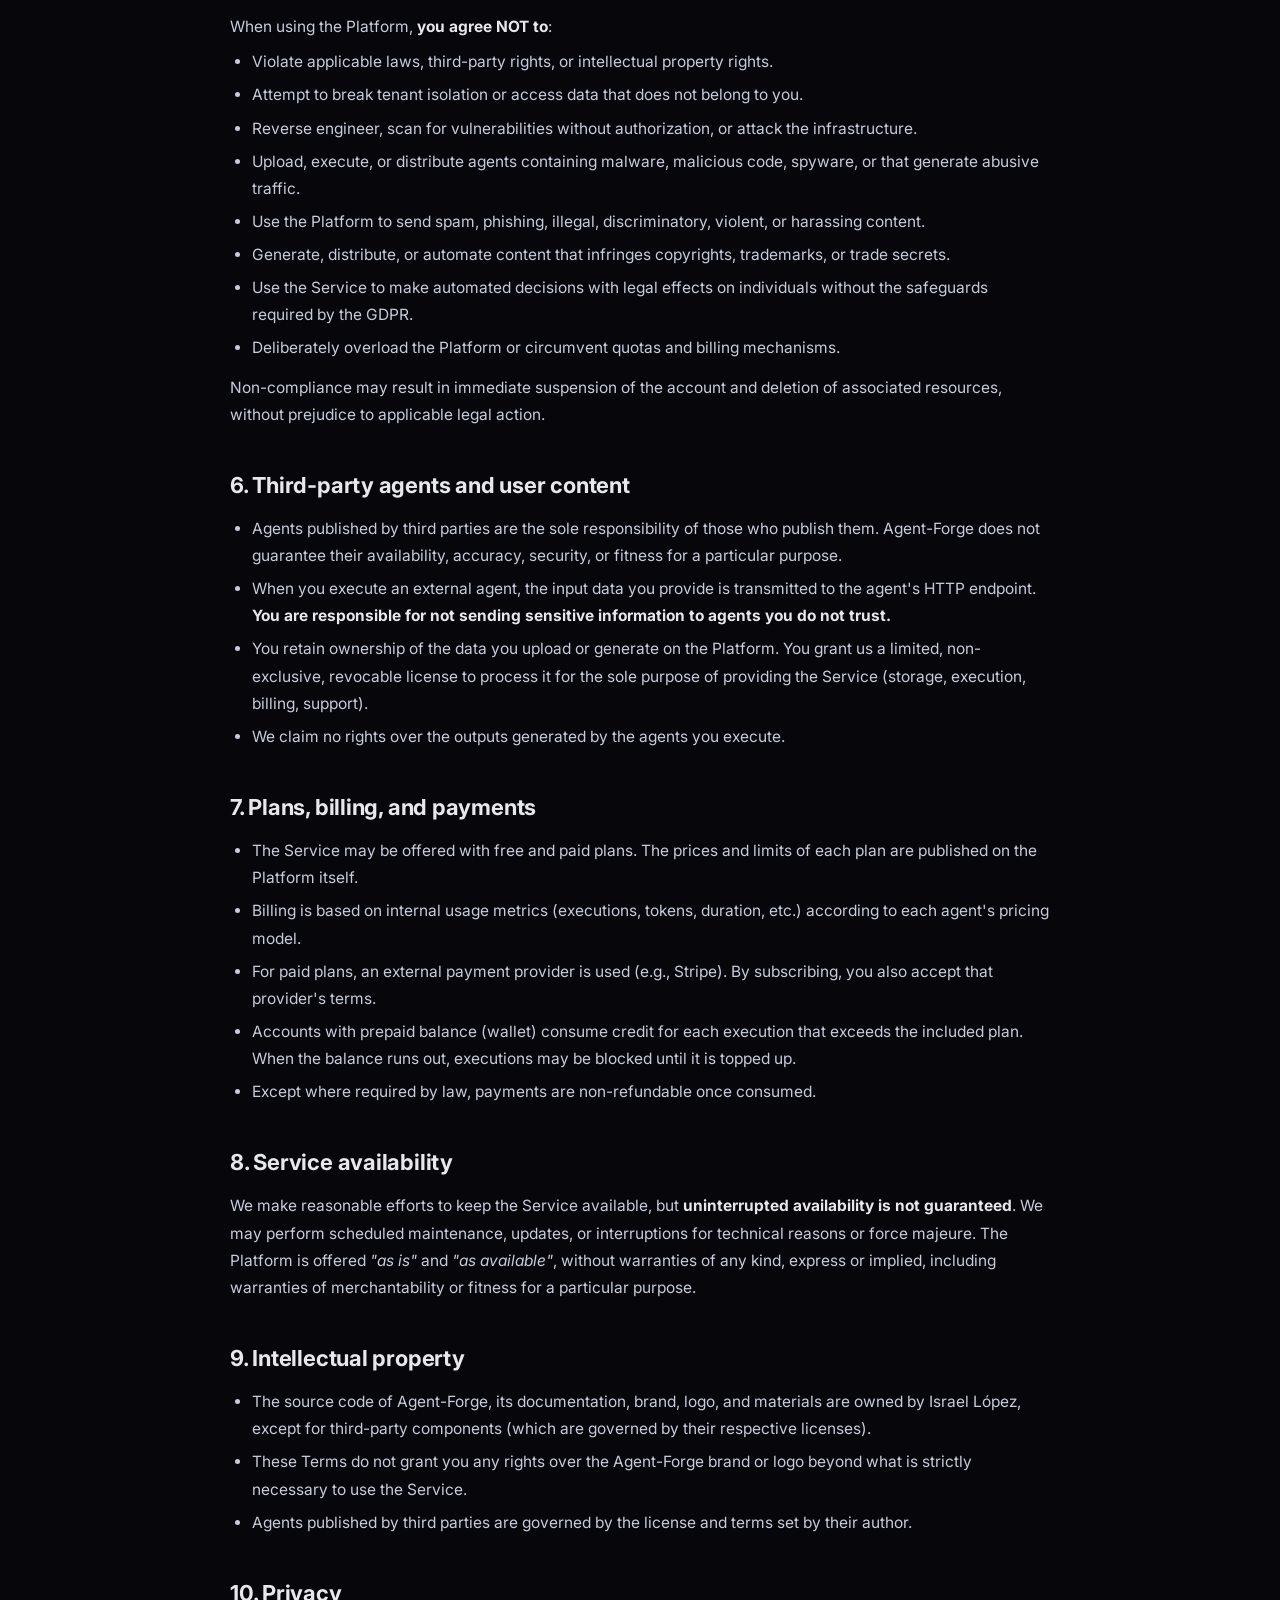
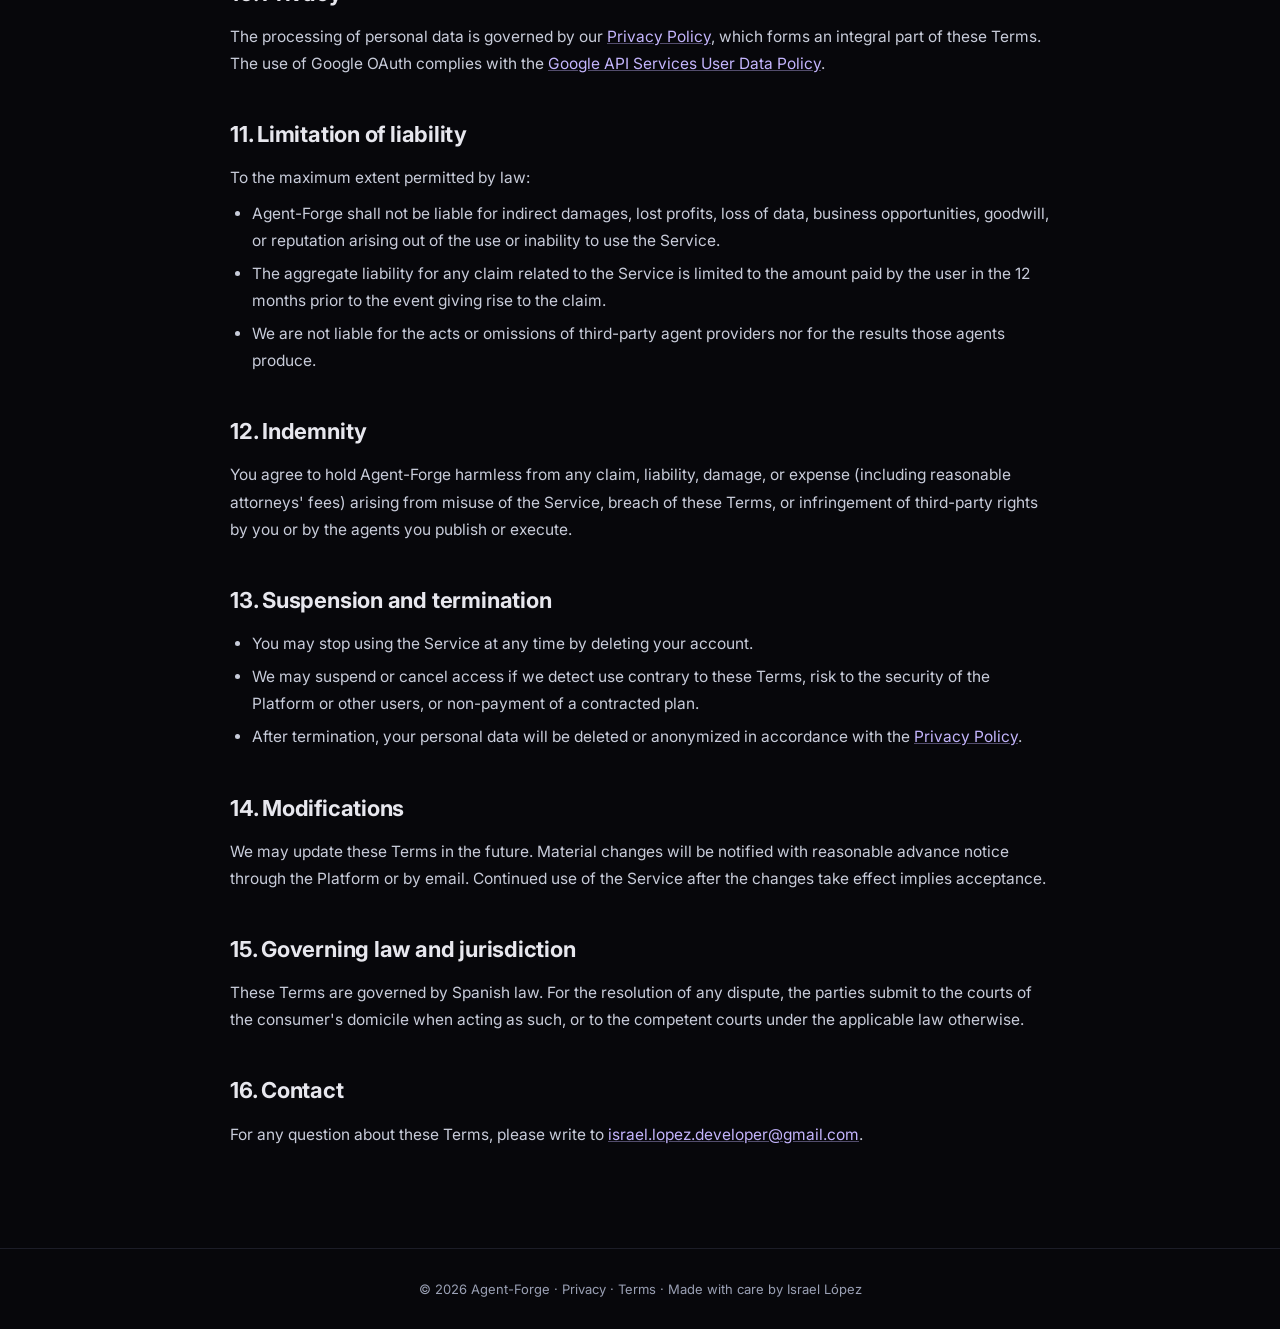
<file: terms.html>
<!DOCTYPE html>
<html lang="en">
<head>
  <meta charset="UTF-8" />
  <meta name="viewport" content="width=device-width, initial-scale=1.0" />
  <title>Terms of Service — Agent-Forge</title>
  <meta name="description" content="Agent-Forge terms of service: conditions of use of the multi-tenant AI agent platform." />
  <link rel="icon" type="image/png" href="logo.png" />
  <link rel="preconnect" href="https://fonts.googleapis.com" />
  <link rel="preconnect" href="https://fonts.gstatic.com" crossorigin />
  <link href="https://fonts.googleapis.com/css2?family=Inter:wght@400;500;600;700;800&family=JetBrains+Mono:wght@400;600&display=swap" rel="stylesheet" />
  <link rel="stylesheet" href="styles.css" />
  <style>
    .legal {
      max-width: 820px;
      margin: 0 auto;
      padding: 70px 0 40px;
    }
    .legal h1 {
      font-size: clamp(32px, 5vw, 48px);
      letter-spacing: -0.02em;
      margin-bottom: 8px;
      font-weight: 800;
    }
    .legal .meta {
      color: var(--muted);
      font-size: 14px;
      margin-bottom: 40px;
      font-family: 'JetBrains Mono', monospace;
    }
    .legal h2 {
      font-size: 22px;
      margin: 40px 0 12px;
      letter-spacing: -0.01em;
      color: var(--fg);
    }
    .legal h3 {
      font-size: 17px;
      margin: 24px 0 8px;
      color: var(--fg);
      font-weight: 600;
    }
    .legal p, .legal li {
      color: #c8ccda;
      font-size: 15.5px;
      line-height: 1.75;
    }
    .legal ul { margin: 8px 0 12px 22px; }
    .legal li { margin-bottom: 6px; }
    .legal a { color: #c4b5fd; text-decoration: underline; text-decoration-color: rgba(196, 181, 253, 0.4); }
    .legal a:hover { text-decoration-color: #c4b5fd; }
    .legal strong { color: var(--fg); }
    .legal code {
      font-family: 'JetBrains Mono', monospace;
      font-size: 13.5px;
      padding: 2px 6px;
      border-radius: 4px;
      background: rgba(124, 92, 255, 0.15);
      color: #c4b5fd;
    }
    .legal .callout {
      border: 1px solid var(--line);
      background: var(--card);
      border-radius: var(--radius);
      padding: 18px 22px;
      margin: 24px 0;
      font-size: 14.5px;
      color: var(--muted);
    }
  </style>
</head>
<body>
  <div class="bg-grid"></div>
  <div class="bg-glow"></div>

  <header class="nav">
    <a href="index.html" class="logo">
      <img src="logo.png" alt="Agent-Forge" />
    </a>
    <nav>
      <a href="index.html#features">Platform</a>
      <a href="index.html#architecture">Architecture</a>
      <a href="index.html#stack">Stack</a>
      <a href="index.html#start">Get started</a>
    </nav>
    <div class="nav-right">
      <a class="lang-switch" href="es/terms.html" title="Ver en español">ES</a>
      <a class="btn btn-ghost" href="https://github.com/IsraelLopezDeveloper/Agent-Forge" target="_blank" rel="noopener">GitHub →</a>
    </div>
  </header>

  <main>
    <article class="legal">
      <h1>Terms of Service</h1>
      <p class="meta">Last updated: May 1, 2026</p>

      <p>
        These Terms of Service (the "Terms") govern access to and use of
        <strong>Agent-Forge</strong> (the "Platform", the "Service"), a multi-tenant
        platform to install, configure, execute, orchestrate, and bill software and
        artificial intelligence agents. By signing up, signing in, or using the Service,
        you accept these Terms in full. If you do not agree, you must refrain from using
        the Service.
      </p>

      <div class="callout">
        Agent-Forge is a project developed and maintained by <strong>Israel López</strong>.
        For any legal or contractual inquiry, please write to
        <a href="mailto:israel.lopez.developer@gmail.com">israel.lopez.developer@gmail.com</a>.
      </div>

      <h2>1. Provider identification</h2>
      <ul>
        <li><strong>Owner:</strong> Israel López</li>
        <li><strong>Contact:</strong> <a href="mailto:israel.lopez.developer@gmail.com">israel.lopez.developer@gmail.com</a></li>
        <li><strong>Repository:</strong> <a href="https://github.com/IsraelLopezDeveloper/Agent-Forge" target="_blank" rel="noopener">github.com/IsraelLopezDeveloper/Agent-Forge</a></li>
      </ul>

      <h2>2. Purpose of the Service</h2>
      <p>
        Agent-Forge is a platform that allows its users to:
      </p>
      <ul>
        <li>Browse a <em>marketplace</em> of AI and software agents published by third parties or by the platform itself.</li>
        <li>Install agents within a <em>tenant</em> and configure them.</li>
        <li>Execute agents synchronously or asynchronously, manually or via triggers (webhook, cron, etc.).</li>
        <li>Compose agents into flows (workflows).</li>
        <li>Inspect execution records, events, usage metrics, and billing.</li>
      </ul>
      <p>
        Agent-Forge acts as a <strong>technical intermediary</strong>: it executes agents
        published by third parties via signed HTTP contracts, but is not responsible for
        the content, quality, or results produced by such agents.
      </p>

      <h2>3. Registration and user account</h2>
      <ul>
        <li>Access requires registration via local credentials or via <strong>Google OAuth</strong>.</li>
        <li>You agree to provide accurate information and to keep it up to date.</li>
        <li>You are responsible for the confidentiality of your credentials and for all activity carried out with your account.</li>
        <li>You must notify us without delay of any unauthorized access.</li>
        <li>Only persons over 14 years of age may use the Service. If you act on behalf of an organization, you represent that you have authority to bind it.</li>
      </ul>

      <h2>4. Roles and multi-tenancy</h2>
      <p>
        The Service applies a logical isolation model per <em>tenant</em>. Your membership
        in a tenant grants you one or more roles (owner, admin, operator, viewer,
        platform_admin) that determine your permissions. Each tenant is responsible for its
        configuration, installed agents, secrets, and data uploaded to the Platform.
      </p>

      <h2>5. Acceptable use</h2>
      <p>When using the Platform, <strong>you agree NOT to</strong>:</p>
      <ul>
        <li>Violate applicable laws, third-party rights, or intellectual property rights.</li>
        <li>Attempt to break tenant isolation or access data that does not belong to you.</li>
        <li>Reverse engineer, scan for vulnerabilities without authorization, or attack the infrastructure.</li>
        <li>Upload, execute, or distribute agents containing malware, malicious code, spyware, or that generate abusive traffic.</li>
        <li>Use the Platform to send spam, phishing, illegal, discriminatory, violent, or harassing content.</li>
        <li>Generate, distribute, or automate content that infringes copyrights, trademarks, or trade secrets.</li>
        <li>Use the Service to make automated decisions with legal effects on individuals without the safeguards required by the GDPR.</li>
        <li>Deliberately overload the Platform or circumvent quotas and billing mechanisms.</li>
      </ul>
      <p>
        Non-compliance may result in immediate suspension of the account and deletion of
        associated resources, without prejudice to applicable legal action.
      </p>

      <h2>6. Third-party agents and user content</h2>
      <ul>
        <li>Agents published by third parties are the sole responsibility of those who publish them. Agent-Forge does not guarantee their availability, accuracy, security, or fitness for a particular purpose.</li>
        <li>When you execute an external agent, the input data you provide is transmitted to the agent's HTTP endpoint. <strong>You are responsible for not sending sensitive information to agents you do not trust.</strong></li>
        <li>You retain ownership of the data you upload or generate on the Platform. You grant us a limited, non-exclusive, revocable license to process it for the sole purpose of providing the Service (storage, execution, billing, support).</li>
        <li>We claim no rights over the outputs generated by the agents you execute.</li>
      </ul>

      <h2>7. Plans, billing, and payments</h2>
      <ul>
        <li>The Service may be offered with free and paid plans. The prices and limits of each plan are published on the Platform itself.</li>
        <li>Billing is based on internal usage metrics (executions, tokens, duration, etc.) according to each agent's pricing model.</li>
        <li>For paid plans, an external payment provider is used (e.g., Stripe). By subscribing, you also accept that provider's terms.</li>
        <li>Accounts with prepaid balance (wallet) consume credit for each execution that exceeds the included plan. When the balance runs out, executions may be blocked until it is topped up.</li>
        <li>Except where required by law, payments are non-refundable once consumed.</li>
      </ul>

      <h2>8. Service availability</h2>
      <p>
        We make reasonable efforts to keep the Service available, but
        <strong>uninterrupted availability is not guaranteed</strong>. We may perform
        scheduled maintenance, updates, or interruptions for technical reasons or force
        majeure. The Platform is offered <em>"as is"</em> and <em>"as available"</em>,
        without warranties of any kind, express or implied, including warranties of
        merchantability or fitness for a particular purpose.
      </p>

      <h2>9. Intellectual property</h2>
      <ul>
        <li>The source code of Agent-Forge, its documentation, brand, logo, and materials are owned by Israel López, except for third-party components (which are governed by their respective licenses).</li>
        <li>These Terms do not grant you any rights over the Agent-Forge brand or logo beyond what is strictly necessary to use the Service.</li>
        <li>Agents published by third parties are governed by the license and terms set by their author.</li>
      </ul>

      <h2>10. Privacy</h2>
      <p>
        The processing of personal data is governed by our
        <a href="privacy.html">Privacy Policy</a>, which forms an integral part of these
        Terms. The use of Google OAuth complies with the
        <a href="https://developers.google.com/terms/api-services-user-data-policy" target="_blank" rel="noopener">Google API Services User Data Policy</a>.
      </p>

      <h2>11. Limitation of liability</h2>
      <p>
        To the maximum extent permitted by law:
      </p>
      <ul>
        <li>Agent-Forge shall not be liable for indirect damages, lost profits, loss of data, business opportunities, goodwill, or reputation arising out of the use or inability to use the Service.</li>
        <li>The aggregate liability for any claim related to the Service is limited to the amount paid by the user in the 12 months prior to the event giving rise to the claim.</li>
        <li>We are not liable for the acts or omissions of third-party agent providers nor for the results those agents produce.</li>
      </ul>

      <h2>12. Indemnity</h2>
      <p>
        You agree to hold Agent-Forge harmless from any claim, liability, damage, or expense
        (including reasonable attorneys' fees) arising from misuse of the Service, breach of
        these Terms, or infringement of third-party rights by you or by the agents you
        publish or execute.
      </p>

      <h2>13. Suspension and termination</h2>
      <ul>
        <li>You may stop using the Service at any time by deleting your account.</li>
        <li>We may suspend or cancel access if we detect use contrary to these Terms, risk to the security of the Platform or other users, or non-payment of a contracted plan.</li>
        <li>After termination, your personal data will be deleted or anonymized in accordance with the <a href="privacy.html">Privacy Policy</a>.</li>
      </ul>

      <h2>14. Modifications</h2>
      <p>
        We may update these Terms in the future. Material changes will be notified with
        reasonable advance notice through the Platform or by email. Continued use of the
        Service after the changes take effect implies acceptance.
      </p>

      <h2>15. Governing law and jurisdiction</h2>
      <p>
        These Terms are governed by Spanish law. For the resolution of any dispute, the
        parties submit to the courts of the consumer's domicile when acting as such, or to
        the competent courts under the applicable law otherwise.
      </p>

      <h2>16. Contact</h2>
      <p>
        For any question about these Terms, please write to
        <a href="mailto:israel.lopez.developer@gmail.com">israel.lopez.developer@gmail.com</a>.
      </p>
    </article>
  </main>

  <footer>
    <span>© <span id="year"></span> Agent-Forge · <a href="privacy.html">Privacy</a> · <a href="terms.html">Terms</a> · Made with care by Israel López</span>
  </footer>

  <script src="script.js"></script>
</body>
</html>
</file>
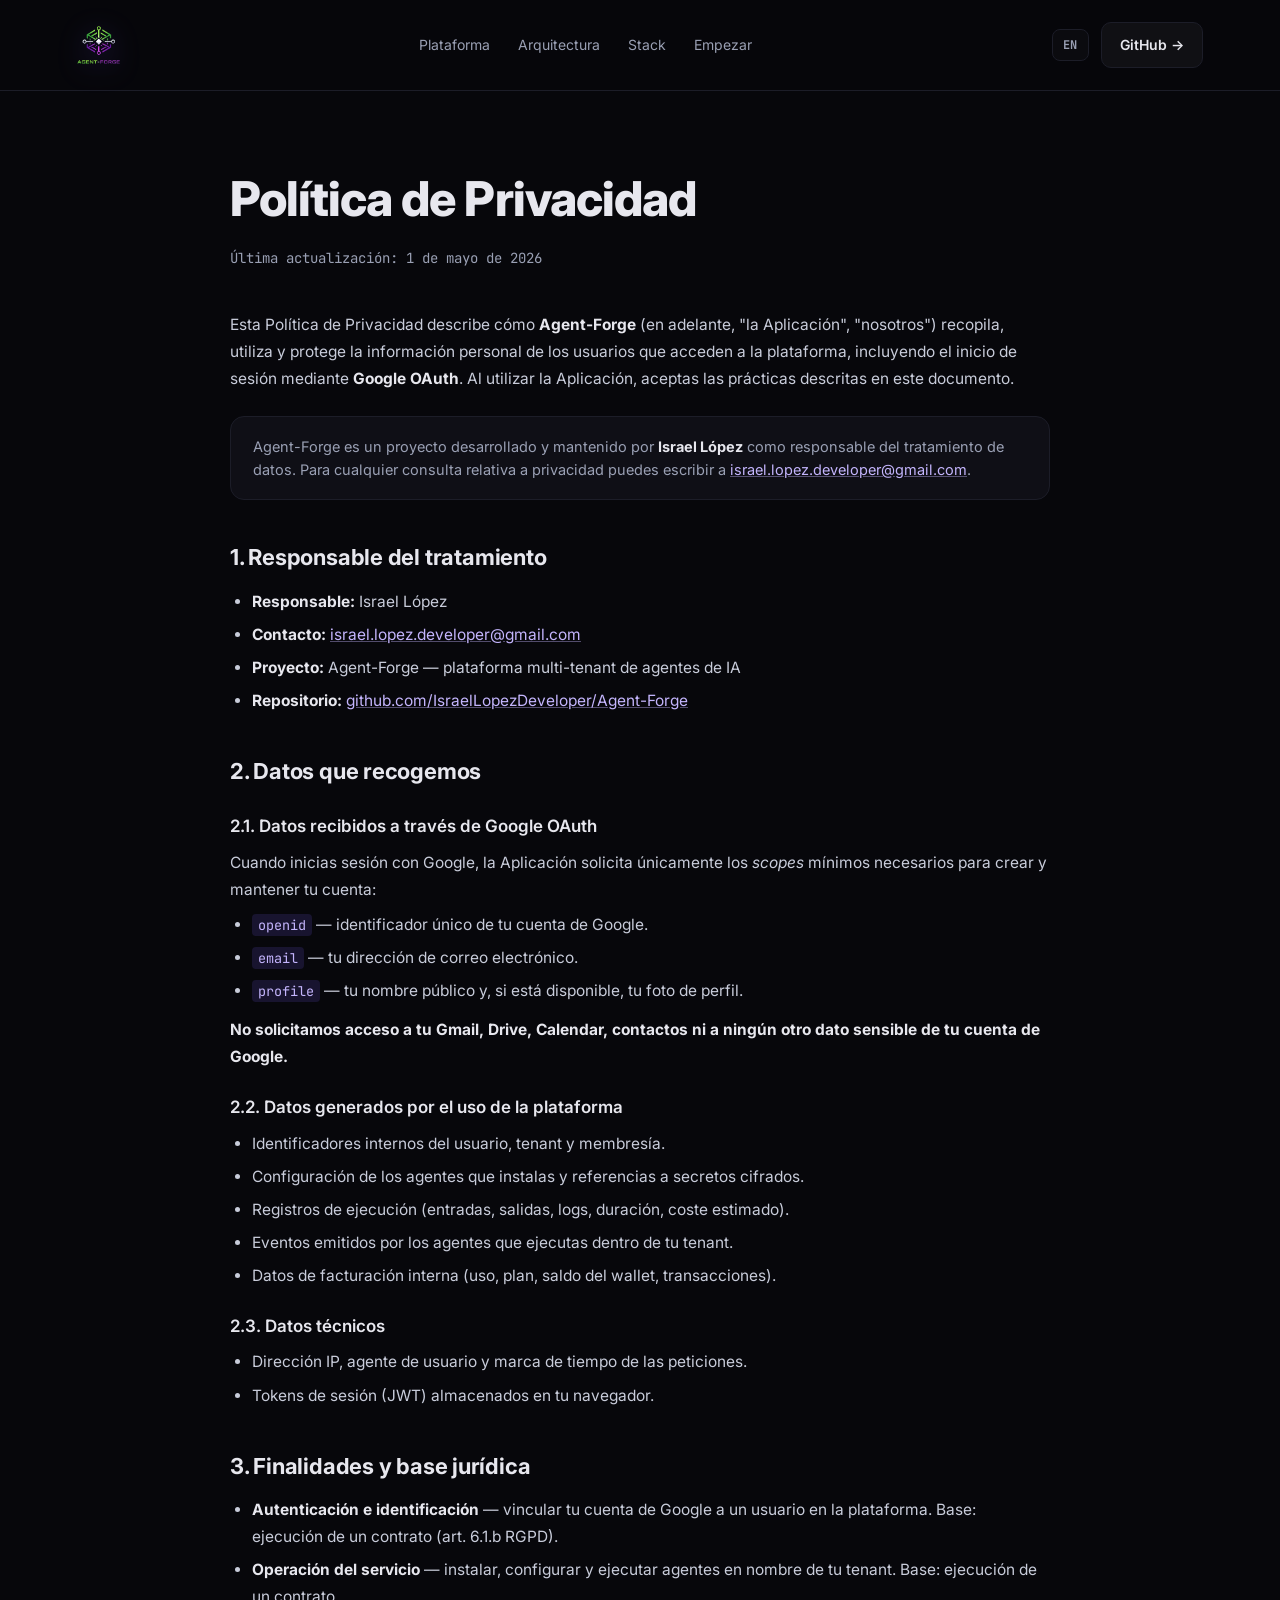
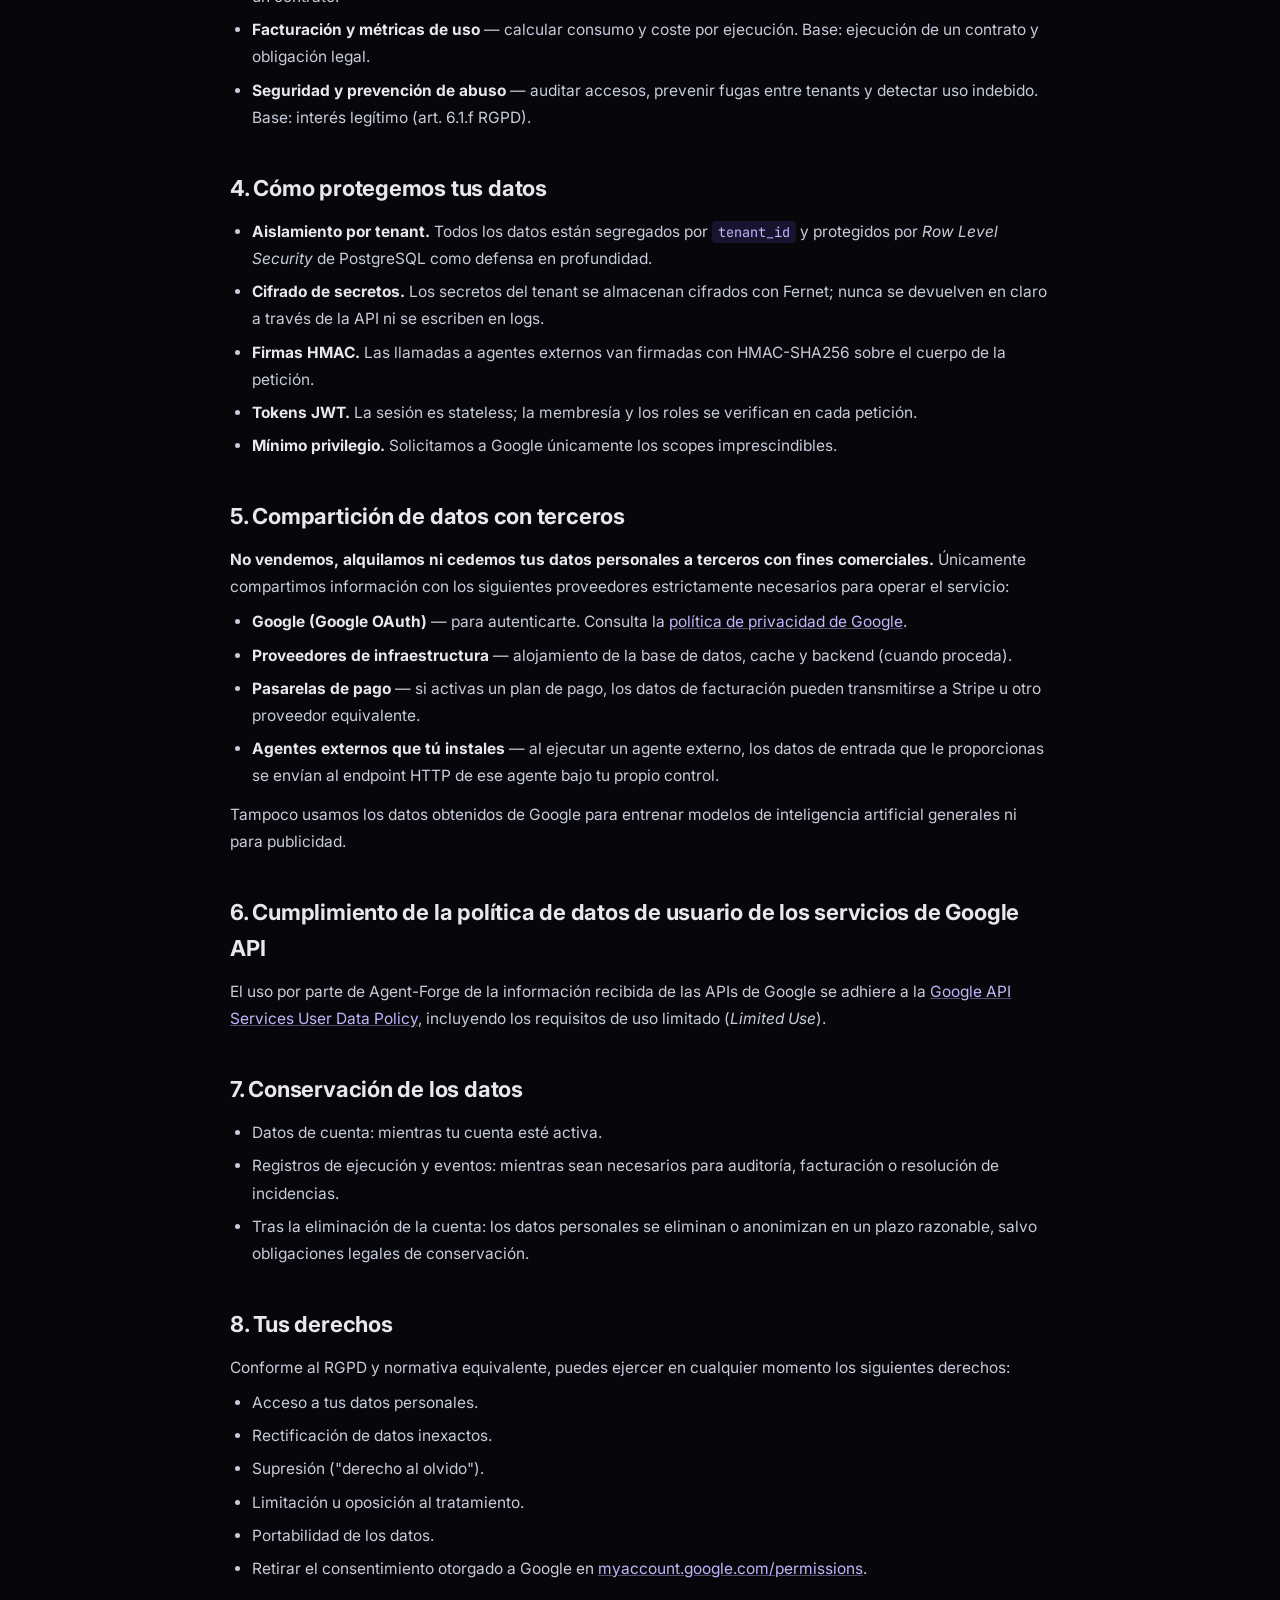
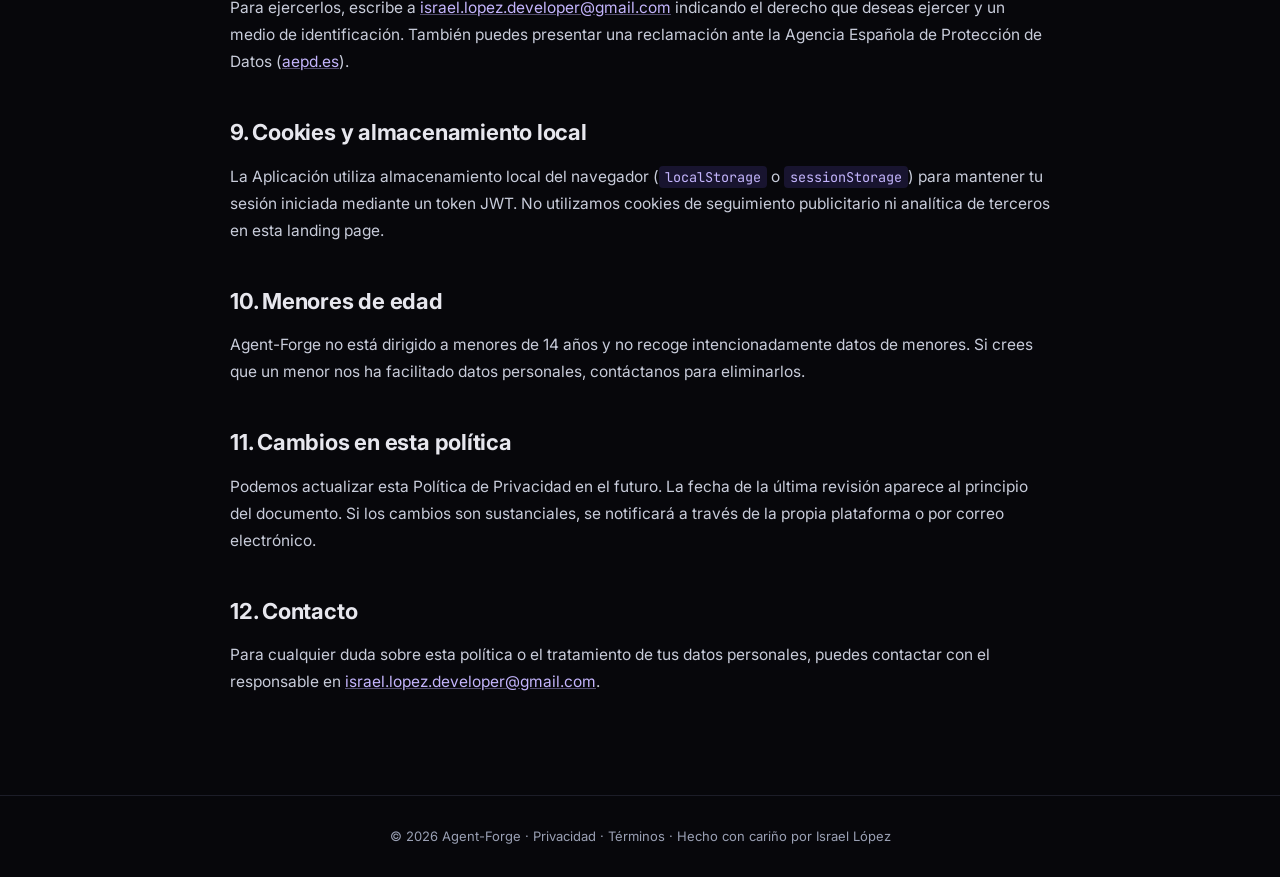
<file: es/privacy.html>
<!DOCTYPE html>
<html lang="es">
<head>
  <meta charset="UTF-8" />
  <meta name="viewport" content="width=device-width, initial-scale=1.0" />
  <title>Política de Privacidad — Agent-Forge</title>
  <meta name="description" content="Política de privacidad de Agent-Forge: qué datos recogemos, cómo los usamos y los derechos del usuario." />
  <link rel="icon" type="image/png" href="../logo.png" />
  <link rel="preconnect" href="https://fonts.googleapis.com" />
  <link rel="preconnect" href="https://fonts.gstatic.com" crossorigin />
  <link href="https://fonts.googleapis.com/css2?family=Inter:wght@400;500;600;700;800&family=JetBrains+Mono:wght@400;600&display=swap" rel="stylesheet" />
  <link rel="stylesheet" href="../styles.css" />
  <style>
    .legal {
      max-width: 820px;
      margin: 0 auto;
      padding: 70px 0 40px;
    }
    .legal h1 {
      font-size: clamp(32px, 5vw, 48px);
      letter-spacing: -0.02em;
      margin-bottom: 8px;
      font-weight: 800;
    }
    .legal .meta {
      color: var(--muted);
      font-size: 14px;
      margin-bottom: 40px;
      font-family: 'JetBrains Mono', monospace;
    }
    .legal h2 {
      font-size: 22px;
      margin: 40px 0 12px;
      letter-spacing: -0.01em;
      color: var(--fg);
    }
    .legal h3 {
      font-size: 17px;
      margin: 24px 0 8px;
      color: var(--fg);
      font-weight: 600;
    }
    .legal p, .legal li {
      color: #c8ccda;
      font-size: 15.5px;
      line-height: 1.75;
    }
    .legal ul { margin: 8px 0 12px 22px; }
    .legal li { margin-bottom: 6px; }
    .legal a { color: #c4b5fd; text-decoration: underline; text-decoration-color: rgba(196, 181, 253, 0.4); }
    .legal a:hover { text-decoration-color: #c4b5fd; }
    .legal strong { color: var(--fg); }
    .legal code {
      font-family: 'JetBrains Mono', monospace;
      font-size: 13.5px;
      padding: 2px 6px;
      border-radius: 4px;
      background: rgba(124, 92, 255, 0.15);
      color: #c4b5fd;
    }
    .legal .callout {
      border: 1px solid var(--line);
      background: var(--card);
      border-radius: var(--radius);
      padding: 18px 22px;
      margin: 24px 0;
      font-size: 14.5px;
      color: var(--muted);
    }
  </style>
</head>
<body>
  <div class="bg-grid"></div>
  <div class="bg-glow"></div>

  <header class="nav">
    <a href="index.html" class="logo">
      <img src="../logo.png" alt="Agent-Forge" />
    </a>
    <nav>
      <a href="index.html#features">Plataforma</a>
      <a href="index.html#architecture">Arquitectura</a>
      <a href="index.html#stack">Stack</a>
      <a href="index.html#start">Empezar</a>
    </nav>
    <div class="nav-right">
      <a class="lang-switch" href="../privacy.html" title="View in English">EN</a>
      <a class="btn btn-ghost" href="https://github.com/IsraelLopezDeveloper/Agent-Forge" target="_blank" rel="noopener">GitHub →</a>
    </div>
  </header>

  <main>
    <article class="legal">
      <h1>Política de Privacidad</h1>
      <p class="meta">Última actualización: 1 de mayo de 2026</p>

      <p>
        Esta Política de Privacidad describe cómo <strong>Agent-Forge</strong> (en adelante, "la
        Aplicación", "nosotros") recopila, utiliza y protege la información personal de los
        usuarios que acceden a la plataforma, incluyendo el inicio de sesión mediante
        <strong>Google OAuth</strong>. Al utilizar la Aplicación, aceptas las prácticas
        descritas en este documento.
      </p>

      <div class="callout">
        Agent-Forge es un proyecto desarrollado y mantenido por <strong>Israel López</strong>
        como responsable del tratamiento de datos. Para cualquier consulta relativa a
        privacidad puedes escribir a
        <a href="mailto:israel.lopez.developer@gmail.com">israel.lopez.developer@gmail.com</a>.
      </div>

      <h2>1. Responsable del tratamiento</h2>
      <ul>
        <li><strong>Responsable:</strong> Israel López</li>
        <li><strong>Contacto:</strong> <a href="mailto:israel.lopez.developer@gmail.com">israel.lopez.developer@gmail.com</a></li>
        <li><strong>Proyecto:</strong> Agent-Forge — plataforma multi-tenant de agentes de IA</li>
        <li><strong>Repositorio:</strong> <a href="https://github.com/IsraelLopezDeveloper/Agent-Forge" target="_blank" rel="noopener">github.com/IsraelLopezDeveloper/Agent-Forge</a></li>
      </ul>

      <h2>2. Datos que recogemos</h2>

      <h3>2.1. Datos recibidos a través de Google OAuth</h3>
      <p>
        Cuando inicias sesión con Google, la Aplicación solicita únicamente los <em>scopes</em>
        mínimos necesarios para crear y mantener tu cuenta:
      </p>
      <ul>
        <li><code>openid</code> — identificador único de tu cuenta de Google.</li>
        <li><code>email</code> — tu dirección de correo electrónico.</li>
        <li><code>profile</code> — tu nombre público y, si está disponible, tu foto de perfil.</li>
      </ul>
      <p>
        <strong>No solicitamos acceso a tu Gmail, Drive, Calendar, contactos ni a ningún
        otro dato sensible de tu cuenta de Google.</strong>
      </p>

      <h3>2.2. Datos generados por el uso de la plataforma</h3>
      <ul>
        <li>Identificadores internos del usuario, tenant y membresía.</li>
        <li>Configuración de los agentes que instalas y referencias a secretos cifrados.</li>
        <li>Registros de ejecución (entradas, salidas, logs, duración, coste estimado).</li>
        <li>Eventos emitidos por los agentes que ejecutas dentro de tu tenant.</li>
        <li>Datos de facturación interna (uso, plan, saldo del wallet, transacciones).</li>
      </ul>

      <h3>2.3. Datos técnicos</h3>
      <ul>
        <li>Dirección IP, agente de usuario y marca de tiempo de las peticiones.</li>
        <li>Tokens de sesión (JWT) almacenados en tu navegador.</li>
      </ul>

      <h2>3. Finalidades y base jurídica</h2>
      <ul>
        <li><strong>Autenticación e identificación</strong> — vincular tu cuenta de Google a un usuario en la plataforma. Base: ejecución de un contrato (art. 6.1.b RGPD).</li>
        <li><strong>Operación del servicio</strong> — instalar, configurar y ejecutar agentes en nombre de tu tenant. Base: ejecución de un contrato.</li>
        <li><strong>Facturación y métricas de uso</strong> — calcular consumo y coste por ejecución. Base: ejecución de un contrato y obligación legal.</li>
        <li><strong>Seguridad y prevención de abuso</strong> — auditar accesos, prevenir fugas entre tenants y detectar uso indebido. Base: interés legítimo (art. 6.1.f RGPD).</li>
      </ul>

      <h2>4. Cómo protegemos tus datos</h2>
      <ul>
        <li><strong>Aislamiento por tenant.</strong> Todos los datos están segregados por <code>tenant_id</code> y protegidos por <em>Row Level Security</em> de PostgreSQL como defensa en profundidad.</li>
        <li><strong>Cifrado de secretos.</strong> Los secretos del tenant se almacenan cifrados con Fernet; nunca se devuelven en claro a través de la API ni se escriben en logs.</li>
        <li><strong>Firmas HMAC.</strong> Las llamadas a agentes externos van firmadas con HMAC-SHA256 sobre el cuerpo de la petición.</li>
        <li><strong>Tokens JWT.</strong> La sesión es stateless; la membresía y los roles se verifican en cada petición.</li>
        <li><strong>Mínimo privilegio.</strong> Solicitamos a Google únicamente los scopes imprescindibles.</li>
      </ul>

      <h2>5. Compartición de datos con terceros</h2>
      <p>
        <strong>No vendemos, alquilamos ni cedemos tus datos personales a terceros con fines
        comerciales.</strong> Únicamente compartimos información con los siguientes
        proveedores estrictamente necesarios para operar el servicio:
      </p>
      <ul>
        <li><strong>Google (Google OAuth)</strong> — para autenticarte. Consulta la <a href="https://policies.google.com/privacy" target="_blank" rel="noopener">política de privacidad de Google</a>.</li>
        <li><strong>Proveedores de infraestructura</strong> — alojamiento de la base de datos, cache y backend (cuando proceda).</li>
        <li><strong>Pasarelas de pago</strong> — si activas un plan de pago, los datos de facturación pueden transmitirse a Stripe u otro proveedor equivalente.</li>
        <li><strong>Agentes externos que tú instales</strong> — al ejecutar un agente externo, los datos de entrada que le proporcionas se envían al endpoint HTTP de ese agente bajo tu propio control.</li>
      </ul>
      <p>
        Tampoco usamos los datos obtenidos de Google para entrenar modelos de inteligencia
        artificial generales ni para publicidad.
      </p>

      <h2>6. Cumplimiento de la política de datos de usuario de los servicios de Google API</h2>
      <p>
        El uso por parte de Agent-Forge de la información recibida de las APIs de Google se
        adhiere a la
        <a href="https://developers.google.com/terms/api-services-user-data-policy" target="_blank" rel="noopener">Google API Services User Data Policy</a>,
        incluyendo los requisitos de uso limitado (<em>Limited Use</em>).
      </p>

      <h2>7. Conservación de los datos</h2>
      <ul>
        <li>Datos de cuenta: mientras tu cuenta esté activa.</li>
        <li>Registros de ejecución y eventos: mientras sean necesarios para auditoría, facturación o resolución de incidencias.</li>
        <li>Tras la eliminación de la cuenta: los datos personales se eliminan o anonimizan en un plazo razonable, salvo obligaciones legales de conservación.</li>
      </ul>

      <h2>8. Tus derechos</h2>
      <p>
        Conforme al RGPD y normativa equivalente, puedes ejercer en cualquier momento los
        siguientes derechos:
      </p>
      <ul>
        <li>Acceso a tus datos personales.</li>
        <li>Rectificación de datos inexactos.</li>
        <li>Supresión ("derecho al olvido").</li>
        <li>Limitación u oposición al tratamiento.</li>
        <li>Portabilidad de los datos.</li>
        <li>Retirar el consentimiento otorgado a Google en
          <a href="https://myaccount.google.com/permissions" target="_blank" rel="noopener">myaccount.google.com/permissions</a>.</li>
      </ul>
      <p>
        Para ejercerlos, escribe a
        <a href="mailto:israel.lopez.developer@gmail.com">israel.lopez.developer@gmail.com</a>
        indicando el derecho que deseas ejercer y un medio de identificación. También puedes
        presentar una reclamación ante la Agencia Española de Protección de Datos
        (<a href="https://www.aepd.es" target="_blank" rel="noopener">aepd.es</a>).
      </p>

      <h2>9. Cookies y almacenamiento local</h2>
      <p>
        La Aplicación utiliza almacenamiento local del navegador (<code>localStorage</code> o
        <code>sessionStorage</code>) para mantener tu sesión iniciada mediante un token JWT.
        No utilizamos cookies de seguimiento publicitario ni analítica de terceros en esta
        landing page.
      </p>

      <h2>10. Menores de edad</h2>
      <p>
        Agent-Forge no está dirigido a menores de 14 años y no recoge intencionadamente datos
        de menores. Si crees que un menor nos ha facilitado datos personales, contáctanos
        para eliminarlos.
      </p>

      <h2>11. Cambios en esta política</h2>
      <p>
        Podemos actualizar esta Política de Privacidad en el futuro. La fecha de la última
        revisión aparece al principio del documento. Si los cambios son sustanciales, se
        notificará a través de la propia plataforma o por correo electrónico.
      </p>

      <h2>12. Contacto</h2>
      <p>
        Para cualquier duda sobre esta política o el tratamiento de tus datos personales,
        puedes contactar con el responsable en
        <a href="mailto:israel.lopez.developer@gmail.com">israel.lopez.developer@gmail.com</a>.
      </p>
    </article>
  </main>

  <footer>
    <span>© <span id="year"></span> Agent-Forge · <a href="privacy.html">Privacidad</a> · <a href="terms.html">Términos</a> · Hecho con cariño por Israel López</span>
  </footer>

  <script src="../script.js"></script>
</body>
</html>
</file>
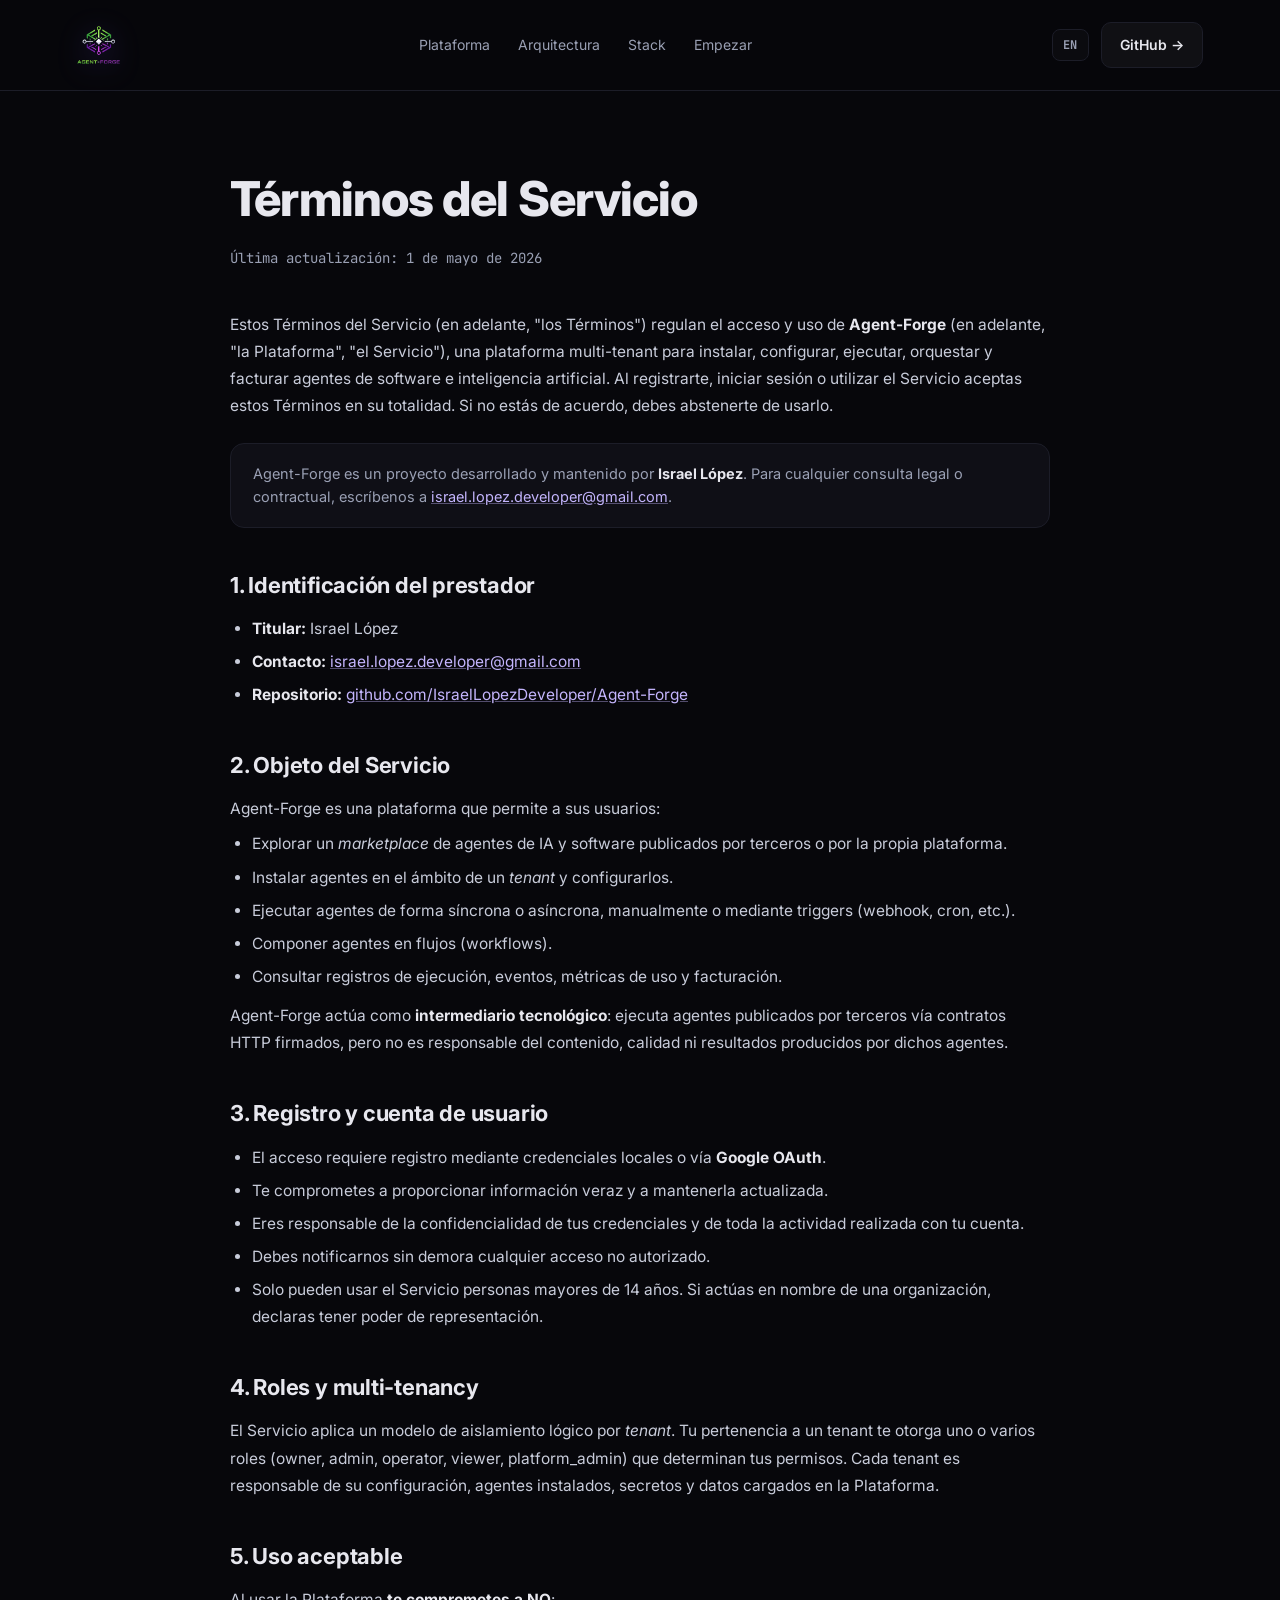
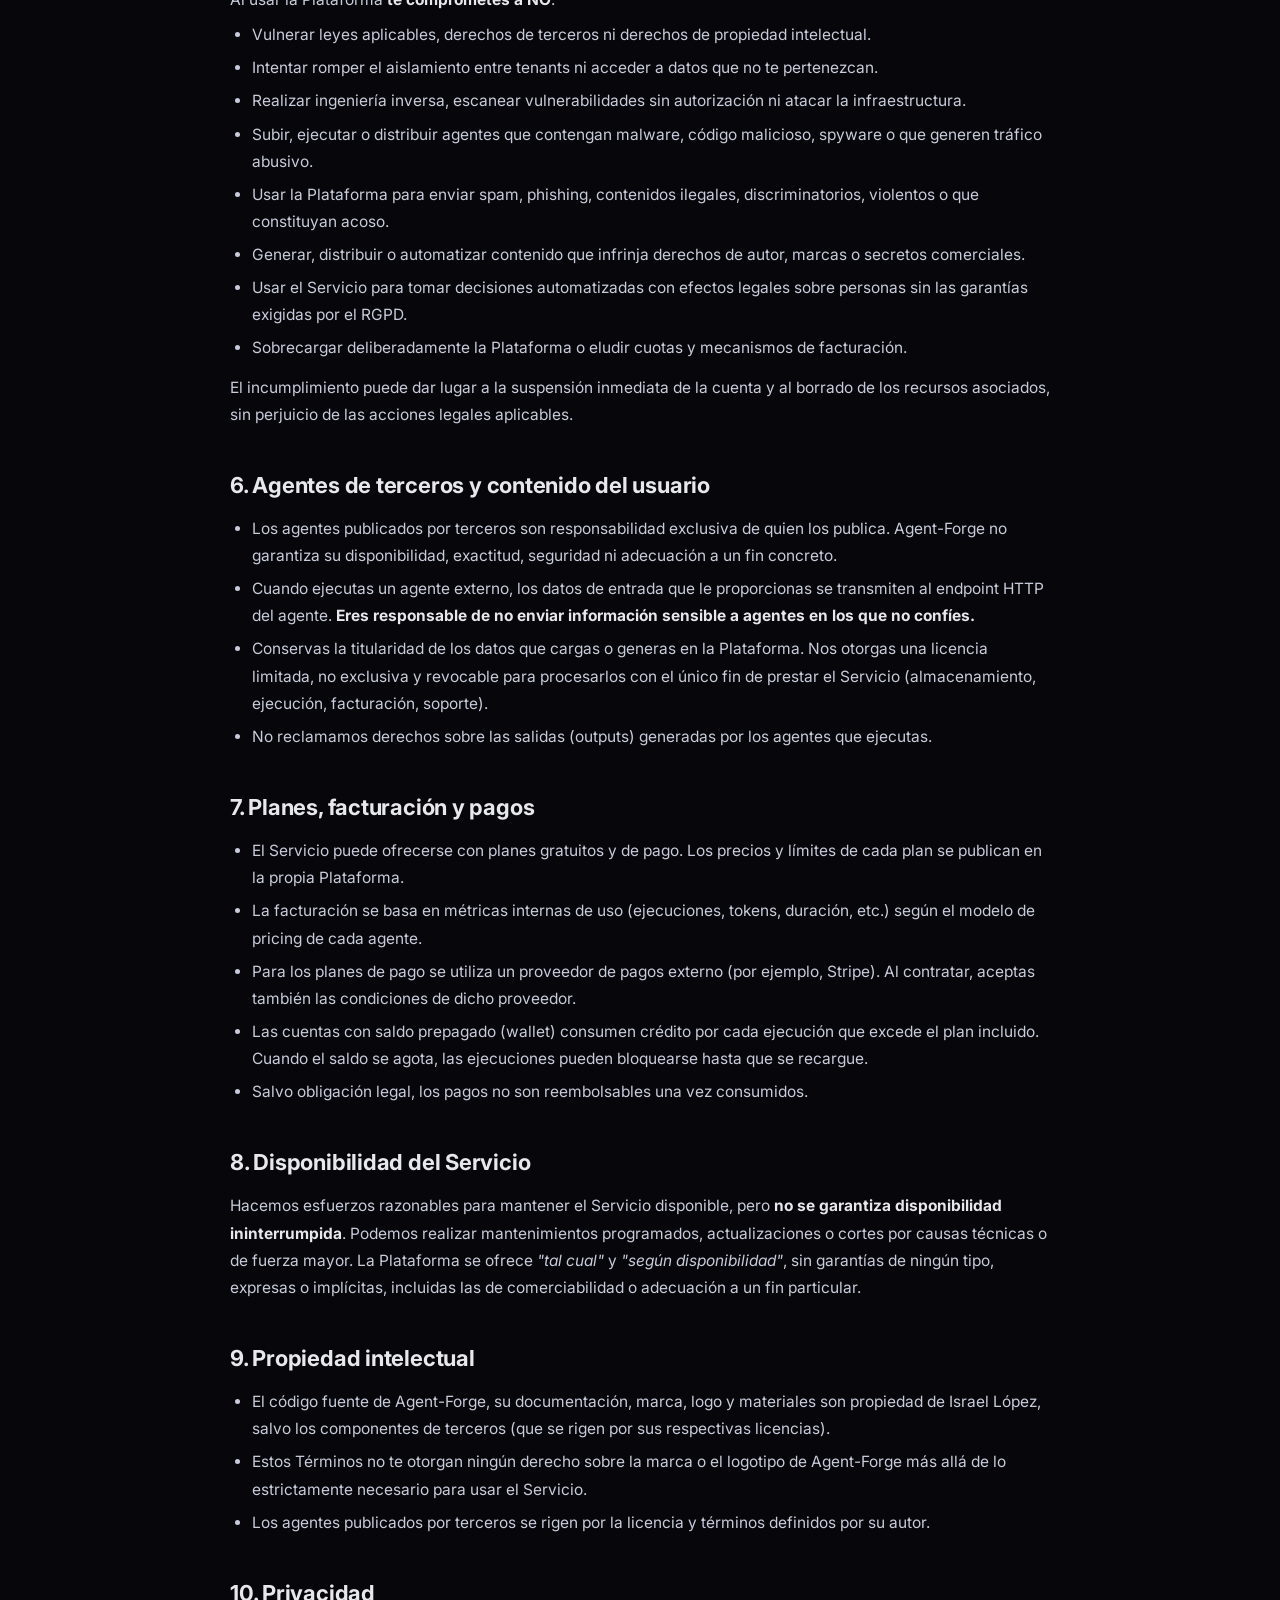
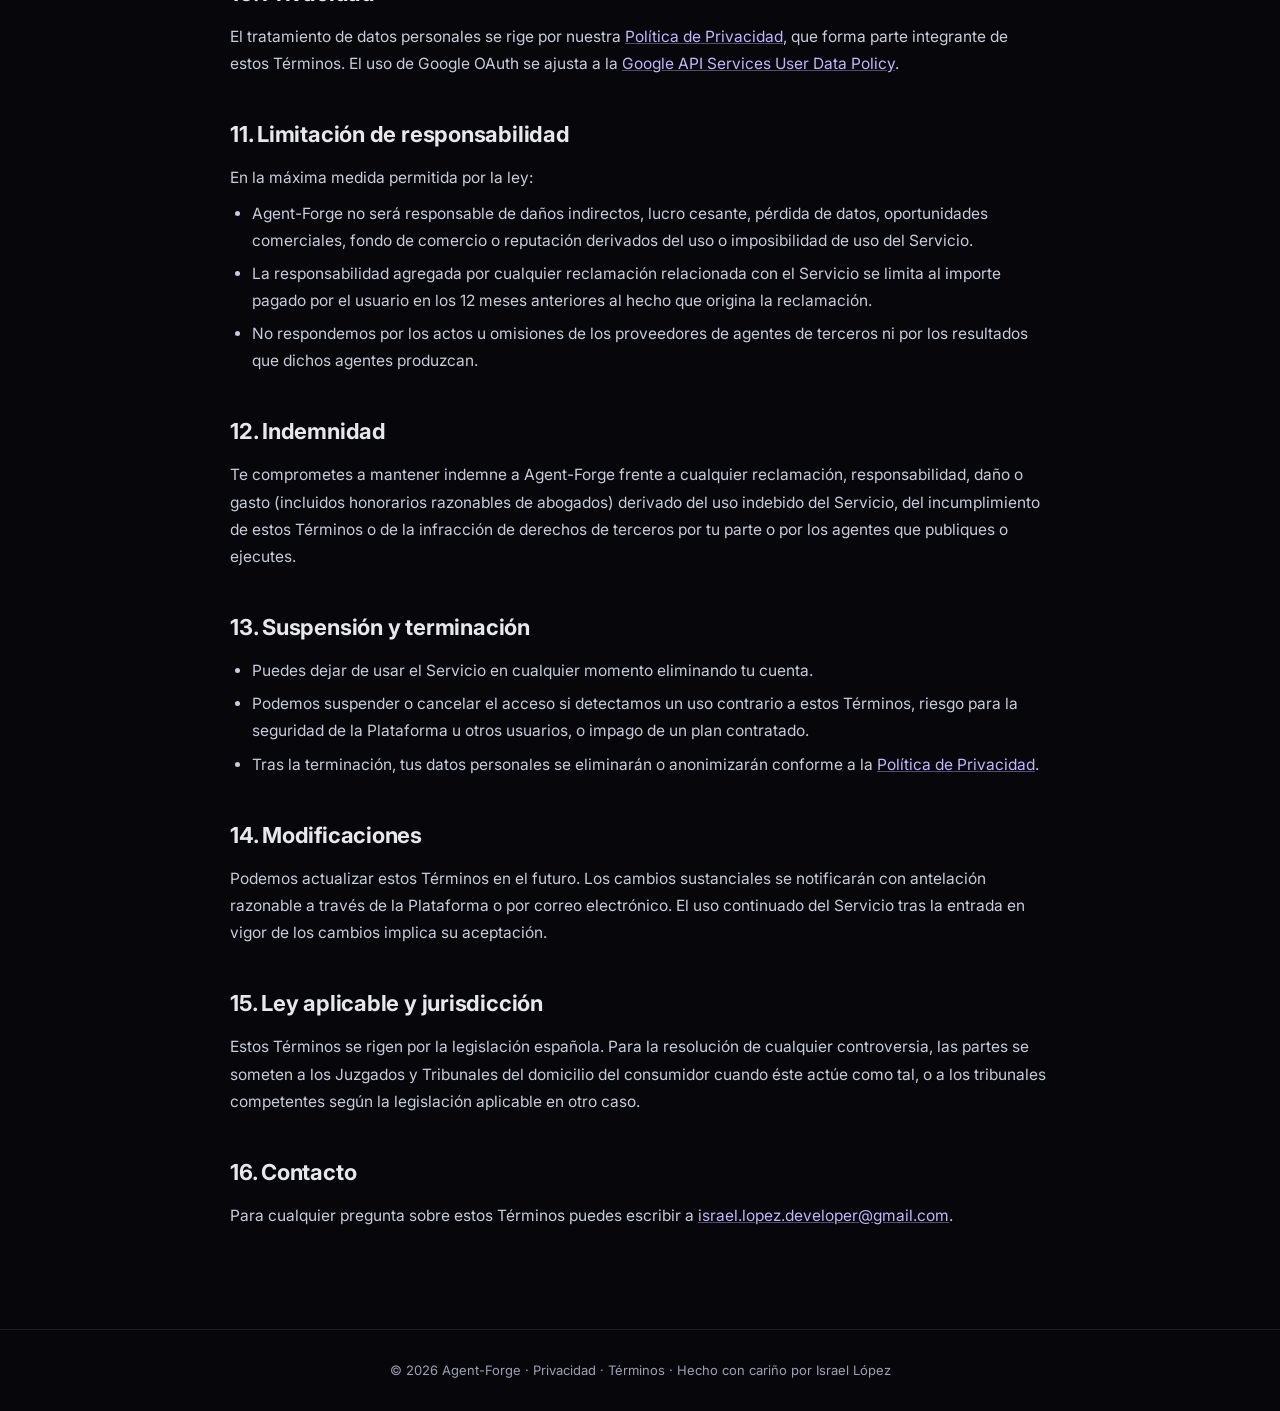
<file: es/terms.html>
<!DOCTYPE html>
<html lang="es">
<head>
  <meta charset="UTF-8" />
  <meta name="viewport" content="width=device-width, initial-scale=1.0" />
  <title>Términos del Servicio — Agent-Forge</title>
  <meta name="description" content="Términos del servicio de Agent-Forge: condiciones de uso de la plataforma multi-tenant de agentes de IA." />
  <link rel="icon" type="image/png" href="../logo.png" />
  <link rel="preconnect" href="https://fonts.googleapis.com" />
  <link rel="preconnect" href="https://fonts.gstatic.com" crossorigin />
  <link href="https://fonts.googleapis.com/css2?family=Inter:wght@400;500;600;700;800&family=JetBrains+Mono:wght@400;600&display=swap" rel="stylesheet" />
  <link rel="stylesheet" href="../styles.css" />
  <style>
    .legal {
      max-width: 820px;
      margin: 0 auto;
      padding: 70px 0 40px;
    }
    .legal h1 {
      font-size: clamp(32px, 5vw, 48px);
      letter-spacing: -0.02em;
      margin-bottom: 8px;
      font-weight: 800;
    }
    .legal .meta {
      color: var(--muted);
      font-size: 14px;
      margin-bottom: 40px;
      font-family: 'JetBrains Mono', monospace;
    }
    .legal h2 {
      font-size: 22px;
      margin: 40px 0 12px;
      letter-spacing: -0.01em;
      color: var(--fg);
    }
    .legal h3 {
      font-size: 17px;
      margin: 24px 0 8px;
      color: var(--fg);
      font-weight: 600;
    }
    .legal p, .legal li {
      color: #c8ccda;
      font-size: 15.5px;
      line-height: 1.75;
    }
    .legal ul { margin: 8px 0 12px 22px; }
    .legal li { margin-bottom: 6px; }
    .legal a { color: #c4b5fd; text-decoration: underline; text-decoration-color: rgba(196, 181, 253, 0.4); }
    .legal a:hover { text-decoration-color: #c4b5fd; }
    .legal strong { color: var(--fg); }
    .legal code {
      font-family: 'JetBrains Mono', monospace;
      font-size: 13.5px;
      padding: 2px 6px;
      border-radius: 4px;
      background: rgba(124, 92, 255, 0.15);
      color: #c4b5fd;
    }
    .legal .callout {
      border: 1px solid var(--line);
      background: var(--card);
      border-radius: var(--radius);
      padding: 18px 22px;
      margin: 24px 0;
      font-size: 14.5px;
      color: var(--muted);
    }
  </style>
</head>
<body>
  <div class="bg-grid"></div>
  <div class="bg-glow"></div>

  <header class="nav">
    <a href="index.html" class="logo">
      <img src="../logo.png" alt="Agent-Forge" />
    </a>
    <nav>
      <a href="index.html#features">Plataforma</a>
      <a href="index.html#architecture">Arquitectura</a>
      <a href="index.html#stack">Stack</a>
      <a href="index.html#start">Empezar</a>
    </nav>
    <div class="nav-right">
      <a class="lang-switch" href="../terms.html" title="View in English">EN</a>
      <a class="btn btn-ghost" href="https://github.com/IsraelLopezDeveloper/Agent-Forge" target="_blank" rel="noopener">GitHub →</a>
    </div>
  </header>

  <main>
    <article class="legal">
      <h1>Términos del Servicio</h1>
      <p class="meta">Última actualización: 1 de mayo de 2026</p>

      <p>
        Estos Términos del Servicio (en adelante, "los Términos") regulan el acceso y uso de
        <strong>Agent-Forge</strong> (en adelante, "la Plataforma", "el Servicio"), una
        plataforma multi-tenant para instalar, configurar, ejecutar, orquestar y facturar
        agentes de software e inteligencia artificial. Al registrarte, iniciar sesión o
        utilizar el Servicio aceptas estos Términos en su totalidad. Si no estás de acuerdo,
        debes abstenerte de usarlo.
      </p>

      <div class="callout">
        Agent-Forge es un proyecto desarrollado y mantenido por <strong>Israel López</strong>.
        Para cualquier consulta legal o contractual, escríbenos a
        <a href="mailto:israel.lopez.developer@gmail.com">israel.lopez.developer@gmail.com</a>.
      </div>

      <h2>1. Identificación del prestador</h2>
      <ul>
        <li><strong>Titular:</strong> Israel López</li>
        <li><strong>Contacto:</strong> <a href="mailto:israel.lopez.developer@gmail.com">israel.lopez.developer@gmail.com</a></li>
        <li><strong>Repositorio:</strong> <a href="https://github.com/IsraelLopezDeveloper/Agent-Forge" target="_blank" rel="noopener">github.com/IsraelLopezDeveloper/Agent-Forge</a></li>
      </ul>

      <h2>2. Objeto del Servicio</h2>
      <p>
        Agent-Forge es una plataforma que permite a sus usuarios:
      </p>
      <ul>
        <li>Explorar un <em>marketplace</em> de agentes de IA y software publicados por terceros o por la propia plataforma.</li>
        <li>Instalar agentes en el ámbito de un <em>tenant</em> y configurarlos.</li>
        <li>Ejecutar agentes de forma síncrona o asíncrona, manualmente o mediante triggers (webhook, cron, etc.).</li>
        <li>Componer agentes en flujos (workflows).</li>
        <li>Consultar registros de ejecución, eventos, métricas de uso y facturación.</li>
      </ul>
      <p>
        Agent-Forge actúa como <strong>intermediario tecnológico</strong>: ejecuta agentes
        publicados por terceros vía contratos HTTP firmados, pero no es responsable del
        contenido, calidad ni resultados producidos por dichos agentes.
      </p>

      <h2>3. Registro y cuenta de usuario</h2>
      <ul>
        <li>El acceso requiere registro mediante credenciales locales o vía <strong>Google OAuth</strong>.</li>
        <li>Te comprometes a proporcionar información veraz y a mantenerla actualizada.</li>
        <li>Eres responsable de la confidencialidad de tus credenciales y de toda la actividad realizada con tu cuenta.</li>
        <li>Debes notificarnos sin demora cualquier acceso no autorizado.</li>
        <li>Solo pueden usar el Servicio personas mayores de 14 años. Si actúas en nombre de una organización, declaras tener poder de representación.</li>
      </ul>

      <h2>4. Roles y multi-tenancy</h2>
      <p>
        El Servicio aplica un modelo de aislamiento lógico por <em>tenant</em>. Tu pertenencia
        a un tenant te otorga uno o varios roles (owner, admin, operator, viewer,
        platform_admin) que determinan tus permisos. Cada tenant es responsable de su
        configuración, agentes instalados, secretos y datos cargados en la Plataforma.
      </p>

      <h2>5. Uso aceptable</h2>
      <p>Al usar la Plataforma <strong>te comprometes a NO</strong>:</p>
      <ul>
        <li>Vulnerar leyes aplicables, derechos de terceros ni derechos de propiedad intelectual.</li>
        <li>Intentar romper el aislamiento entre tenants ni acceder a datos que no te pertenezcan.</li>
        <li>Realizar ingeniería inversa, escanear vulnerabilidades sin autorización ni atacar la infraestructura.</li>
        <li>Subir, ejecutar o distribuir agentes que contengan malware, código malicioso, spyware o que generen tráfico abusivo.</li>
        <li>Usar la Plataforma para enviar spam, phishing, contenidos ilegales, discriminatorios, violentos o que constituyan acoso.</li>
        <li>Generar, distribuir o automatizar contenido que infrinja derechos de autor, marcas o secretos comerciales.</li>
        <li>Usar el Servicio para tomar decisiones automatizadas con efectos legales sobre personas sin las garantías exigidas por el RGPD.</li>
        <li>Sobrecargar deliberadamente la Plataforma o eludir cuotas y mecanismos de facturación.</li>
      </ul>
      <p>
        El incumplimiento puede dar lugar a la suspensión inmediata de la cuenta y al borrado
        de los recursos asociados, sin perjuicio de las acciones legales aplicables.
      </p>

      <h2>6. Agentes de terceros y contenido del usuario</h2>
      <ul>
        <li>Los agentes publicados por terceros son responsabilidad exclusiva de quien los publica. Agent-Forge no garantiza su disponibilidad, exactitud, seguridad ni adecuación a un fin concreto.</li>
        <li>Cuando ejecutas un agente externo, los datos de entrada que le proporcionas se transmiten al endpoint HTTP del agente. <strong>Eres responsable de no enviar información sensible a agentes en los que no confíes.</strong></li>
        <li>Conservas la titularidad de los datos que cargas o generas en la Plataforma. Nos otorgas una licencia limitada, no exclusiva y revocable para procesarlos con el único fin de prestar el Servicio (almacenamiento, ejecución, facturación, soporte).</li>
        <li>No reclamamos derechos sobre las salidas (outputs) generadas por los agentes que ejecutas.</li>
      </ul>

      <h2>7. Planes, facturación y pagos</h2>
      <ul>
        <li>El Servicio puede ofrecerse con planes gratuitos y de pago. Los precios y límites de cada plan se publican en la propia Plataforma.</li>
        <li>La facturación se basa en métricas internas de uso (ejecuciones, tokens, duración, etc.) según el modelo de pricing de cada agente.</li>
        <li>Para los planes de pago se utiliza un proveedor de pagos externo (por ejemplo, Stripe). Al contratar, aceptas también las condiciones de dicho proveedor.</li>
        <li>Las cuentas con saldo prepagado (wallet) consumen crédito por cada ejecución que excede el plan incluido. Cuando el saldo se agota, las ejecuciones pueden bloquearse hasta que se recargue.</li>
        <li>Salvo obligación legal, los pagos no son reembolsables una vez consumidos.</li>
      </ul>

      <h2>8. Disponibilidad del Servicio</h2>
      <p>
        Hacemos esfuerzos razonables para mantener el Servicio disponible, pero
        <strong>no se garantiza disponibilidad ininterrumpida</strong>. Podemos realizar
        mantenimientos programados, actualizaciones o cortes por causas técnicas o de fuerza
        mayor. La Plataforma se ofrece <em>"tal cual"</em> y <em>"según disponibilidad"</em>,
        sin garantías de ningún tipo, expresas o implícitas, incluidas las de comerciabilidad
        o adecuación a un fin particular.
      </p>

      <h2>9. Propiedad intelectual</h2>
      <ul>
        <li>El código fuente de Agent-Forge, su documentación, marca, logo y materiales son propiedad de Israel López, salvo los componentes de terceros (que se rigen por sus respectivas licencias).</li>
        <li>Estos Términos no te otorgan ningún derecho sobre la marca o el logotipo de Agent-Forge más allá de lo estrictamente necesario para usar el Servicio.</li>
        <li>Los agentes publicados por terceros se rigen por la licencia y términos definidos por su autor.</li>
      </ul>

      <h2>10. Privacidad</h2>
      <p>
        El tratamiento de datos personales se rige por nuestra
        <a href="privacy.html">Política de Privacidad</a>, que forma parte integrante de estos
        Términos. El uso de Google OAuth se ajusta a la
        <a href="https://developers.google.com/terms/api-services-user-data-policy" target="_blank" rel="noopener">Google API Services User Data Policy</a>.
      </p>

      <h2>11. Limitación de responsabilidad</h2>
      <p>
        En la máxima medida permitida por la ley:
      </p>
      <ul>
        <li>Agent-Forge no será responsable de daños indirectos, lucro cesante, pérdida de datos, oportunidades comerciales, fondo de comercio o reputación derivados del uso o imposibilidad de uso del Servicio.</li>
        <li>La responsabilidad agregada por cualquier reclamación relacionada con el Servicio se limita al importe pagado por el usuario en los 12 meses anteriores al hecho que origina la reclamación.</li>
        <li>No respondemos por los actos u omisiones de los proveedores de agentes de terceros ni por los resultados que dichos agentes produzcan.</li>
      </ul>

      <h2>12. Indemnidad</h2>
      <p>
        Te comprometes a mantener indemne a Agent-Forge frente a cualquier reclamación,
        responsabilidad, daño o gasto (incluidos honorarios razonables de abogados) derivado
        del uso indebido del Servicio, del incumplimiento de estos Términos o de la
        infracción de derechos de terceros por tu parte o por los agentes que publiques o
        ejecutes.
      </p>

      <h2>13. Suspensión y terminación</h2>
      <ul>
        <li>Puedes dejar de usar el Servicio en cualquier momento eliminando tu cuenta.</li>
        <li>Podemos suspender o cancelar el acceso si detectamos un uso contrario a estos Términos, riesgo para la seguridad de la Plataforma u otros usuarios, o impago de un plan contratado.</li>
        <li>Tras la terminación, tus datos personales se eliminarán o anonimizarán conforme a la <a href="privacy.html">Política de Privacidad</a>.</li>
      </ul>

      <h2>14. Modificaciones</h2>
      <p>
        Podemos actualizar estos Términos en el futuro. Los cambios sustanciales se
        notificarán con antelación razonable a través de la Plataforma o por correo
        electrónico. El uso continuado del Servicio tras la entrada en vigor de los cambios
        implica su aceptación.
      </p>

      <h2>15. Ley aplicable y jurisdicción</h2>
      <p>
        Estos Términos se rigen por la legislación española. Para la resolución de cualquier
        controversia, las partes se someten a los Juzgados y Tribunales del domicilio del
        consumidor cuando éste actúe como tal, o a los tribunales competentes según la
        legislación aplicable en otro caso.
      </p>

      <h2>16. Contacto</h2>
      <p>
        Para cualquier pregunta sobre estos Términos puedes escribir a
        <a href="mailto:israel.lopez.developer@gmail.com">israel.lopez.developer@gmail.com</a>.
      </p>
    </article>
  </main>

  <footer>
    <span>© <span id="year"></span> Agent-Forge · <a href="privacy.html">Privacidad</a> · <a href="terms.html">Términos</a> · Hecho con cariño por Israel López</span>
  </footer>

  <script src="../script.js"></script>
</body>
</html>
</file>
<file: styles.css>
:root {
  --bg: #07070b;
  --bg-2: #0d0d14;
  --fg: #e7e7ee;
  --muted: #9aa0b4;
  --line: #1c1d28;
  --accent: #7c5cff;
  --accent-2: #22d3ee;
  --accent-3: #f472b6;
  --card: rgba(20, 20, 30, 0.6);
  --radius: 14px;
}

* { box-sizing: border-box; margin: 0; padding: 0; }

html, body {
  background: var(--bg);
  color: var(--fg);
  font-family: 'Inter', system-ui, -apple-system, sans-serif;
  line-height: 1.6;
  -webkit-font-smoothing: antialiased;
  scroll-behavior: smooth;
}

a { color: inherit; text-decoration: none; }

code, pre { font-family: 'JetBrains Mono', monospace; }

/* Backgrounds */
.bg-grid {
  position: fixed; inset: 0; z-index: -2;
  background-image:
    linear-gradient(to right, rgba(255,255,255,0.04) 1px, transparent 1px),
    linear-gradient(to bottom, rgba(255,255,255,0.04) 1px, transparent 1px);
  background-size: 48px 48px;
  mask-image: radial-gradient(ellipse at center, black 40%, transparent 80%);
}
.bg-glow {
  position: fixed; inset: 0; z-index: -1; pointer-events: none;
  background:
    radial-gradient(600px circle at 20% 10%, rgba(124, 92, 255, 0.25), transparent 60%),
    radial-gradient(500px circle at 85% 20%, rgba(34, 211, 238, 0.18), transparent 60%),
    radial-gradient(700px circle at 50% 95%, rgba(244, 114, 182, 0.15), transparent 60%);
}

/* Nav */
.nav {
  display: flex; align-items: center; justify-content: space-between;
  padding: 22px 6vw;
  position: sticky; top: 0; z-index: 50;
  backdrop-filter: blur(10px);
  background: rgba(7, 7, 11, 0.6);
  border-bottom: 1px solid var(--line);
}
.logo {
  display: flex; align-items: center;
}
.logo img {
  height: 38px; width: auto; display: block;
  filter: drop-shadow(0 4px 14px rgba(124, 92, 255, 0.35));
}
.nav nav { display: flex; gap: 28px; font-size: 14px; color: var(--muted); }
.nav nav a:hover { color: var(--fg); }

.nav-right { display: flex; align-items: center; gap: 12px; }
.lang-switch {
  display: inline-flex; align-items: center; justify-content: center;
  min-width: 36px; height: 32px; padding: 0 10px;
  border-radius: 8px; border: 1px solid var(--line);
  font-size: 12px; font-weight: 700; letter-spacing: 0.06em;
  color: var(--muted); background: rgba(255,255,255,0.02);
  font-family: 'JetBrains Mono', monospace;
  transition: color .15s ease, border-color .15s ease, background .15s ease;
}
.lang-switch:hover {
  color: var(--fg);
  border-color: rgba(124, 92, 255, 0.5);
  background: rgba(124, 92, 255, 0.1);
}

/* Buttons */
.btn {
  display: inline-flex; align-items: center; justify-content: center;
  padding: 11px 18px; border-radius: 10px; font-weight: 600; font-size: 14px;
  transition: transform .15s ease, box-shadow .15s ease, background .15s ease;
  border: 1px solid transparent;
}
.btn-primary {
  background: linear-gradient(135deg, var(--accent), var(--accent-3));
  color: white;
  box-shadow: 0 10px 30px rgba(124, 92, 255, 0.35);
}
.btn-primary:hover { transform: translateY(-2px); box-shadow: 0 14px 36px rgba(124, 92, 255, 0.45); }
.btn-ghost {
  background: rgba(255,255,255,0.04); border-color: var(--line); color: var(--fg);
}
.btn-ghost:hover { background: rgba(255,255,255,0.08); }

/* Hero */
main { padding: 0 6vw; }
.hero {
  padding: 90px 0 80px;
  text-align: left;
  max-width: 980px;
  margin: 0 auto;
}
.hero-logo {
  width: clamp(160px, 22vw, 240px);
  height: auto;
  display: block;
  margin: 0 0 32px;
  filter: drop-shadow(0 20px 50px rgba(124, 92, 255, 0.35));
  animation: float 6s ease-in-out infinite;
}
@keyframes float {
  0%, 100% { transform: translateY(0); }
  50% { transform: translateY(-8px); }
}

.badge {
  display: inline-block;
  padding: 6px 12px;
  font-size: 12px;
  font-weight: 600;
  color: var(--muted);
  border: 1px solid var(--line);
  border-radius: 999px;
  margin-bottom: 28px;
  background: rgba(255,255,255,0.02);
}
.hero h1 {
  font-size: clamp(38px, 6vw, 72px);
  line-height: 1.05;
  letter-spacing: -0.03em;
  font-weight: 800;
  margin-bottom: 24px;
}
.grad {
  background: linear-gradient(135deg, var(--accent) 0%, var(--accent-2) 50%, var(--accent-3) 100%);
  -webkit-background-clip: text; background-clip: text; color: transparent;
}
.lead {
  font-size: 19px; color: var(--muted); max-width: 720px; margin-bottom: 36px;
}
.cta-row { display: flex; gap: 12px; flex-wrap: wrap; margin-bottom: 48px; }
.cta-row.center { justify-content: center; }

.code {
  background: var(--bg-2);
  border: 1px solid var(--line);
  border-radius: var(--radius);
  padding: 22px 24px;
  font-size: 13.5px; line-height: 1.7;
  overflow-x: auto;
  box-shadow: 0 30px 60px -30px rgba(0,0,0,0.6);
}
.c-comment { color: #6b7280; }
.c-cmd { color: var(--accent-2); user-select: none; margin-right: 8px; }
.c-out { color: #cbd5e1; }

/* Sections */
.section { padding: 80px 0; max-width: 1100px; margin: 0 auto; border-top: 1px solid var(--line); }
.section.center { text-align: center; }
.section h2 {
  font-size: clamp(28px, 3.5vw, 40px);
  letter-spacing: -0.02em;
  margin-bottom: 12px;
  font-weight: 700;
}
.sub { color: var(--muted); font-size: 17px; margin-bottom: 40px; }
.section.center .sub { margin-left: auto; margin-right: auto; max-width: 600px; }

/* Cards */
.grid {
  display: grid;
  grid-template-columns: repeat(auto-fit, minmax(280px, 1fr));
  gap: 18px;
}
.card {
  background: var(--card);
  border: 1px solid var(--line);
  border-radius: var(--radius);
  padding: 26px;
  transition: transform .2s ease, border-color .2s ease, background .2s ease;
}
.card:hover {
  transform: translateY(-4px);
  border-color: rgba(124, 92, 255, 0.4);
  background: rgba(30, 25, 50, 0.5);
}
.card-icon { font-size: 28px; margin-bottom: 14px; }
.card h3 { font-size: 18px; margin-bottom: 8px; font-weight: 600; }
.card p { color: var(--muted); font-size: 14.5px; }
.card code {
  font-size: 12.5px; padding: 2px 6px; border-radius: 4px;
  background: rgba(124, 92, 255, 0.15); color: #c4b5fd;
}

/* Architecture diagram */
.arch { display: flex; flex-direction: column; align-items: center; gap: 14px; }
.arch-row { display: flex; gap: 14px; flex-wrap: wrap; justify-content: center; width: 100%; }
.arch-row.split > * { flex: 1; min-width: 220px; }
.arch-box {
  background: var(--card);
  border: 1px solid var(--line);
  border-radius: 12px;
  padding: 18px 22px;
  text-align: center;
  font-size: 14.5px;
  color: var(--fg);
}
.arch-box em { color: var(--accent-3); font-style: normal; font-weight: 600; }
.arch-box.accent {
  border-color: rgba(34, 211, 238, 0.4);
  background: rgba(34, 211, 238, 0.06);
}
.arch-box.big { width: 100%; padding: 22px; }
.arch-box.big strong { font-size: 16px; display: block; margin-bottom: 14px; }
.arch-arrow { color: var(--muted); font-size: 13px; font-family: 'JetBrains Mono', monospace; }
.chips { display: flex; flex-wrap: wrap; gap: 6px; justify-content: center; }
.chips span {
  font-size: 12px;
  padding: 4px 10px;
  border-radius: 999px;
  background: rgba(124, 92, 255, 0.12);
  color: #c4b5fd;
  font-family: 'JetBrains Mono', monospace;
}

/* Stack */
.stack {
  display: grid;
  grid-template-columns: repeat(auto-fit, minmax(260px, 1fr));
  gap: 14px;
}
.stack > div {
  background: var(--card);
  border: 1px solid var(--line);
  border-radius: 12px;
  padding: 18px 20px;
  display: flex; flex-direction: column; gap: 4px;
}
.stack b { color: var(--fg); font-size: 14px; }
.stack span { color: var(--muted); font-size: 13.5px; font-family: 'JetBrains Mono', monospace; }

/* Footer */
footer {
  border-top: 1px solid var(--line);
  padding: 30px 6vw;
  text-align: center;
  color: var(--muted);
  font-size: 13px;
  margin-top: 60px;
}

/* Responsive */
@media (max-width: 720px) {
  .nav nav { display: none; }
  .nav { padding: 18px 6vw; }
  .hero { padding: 60px 0 40px; }
  .section { padding: 60px 0; }
}
</file>
